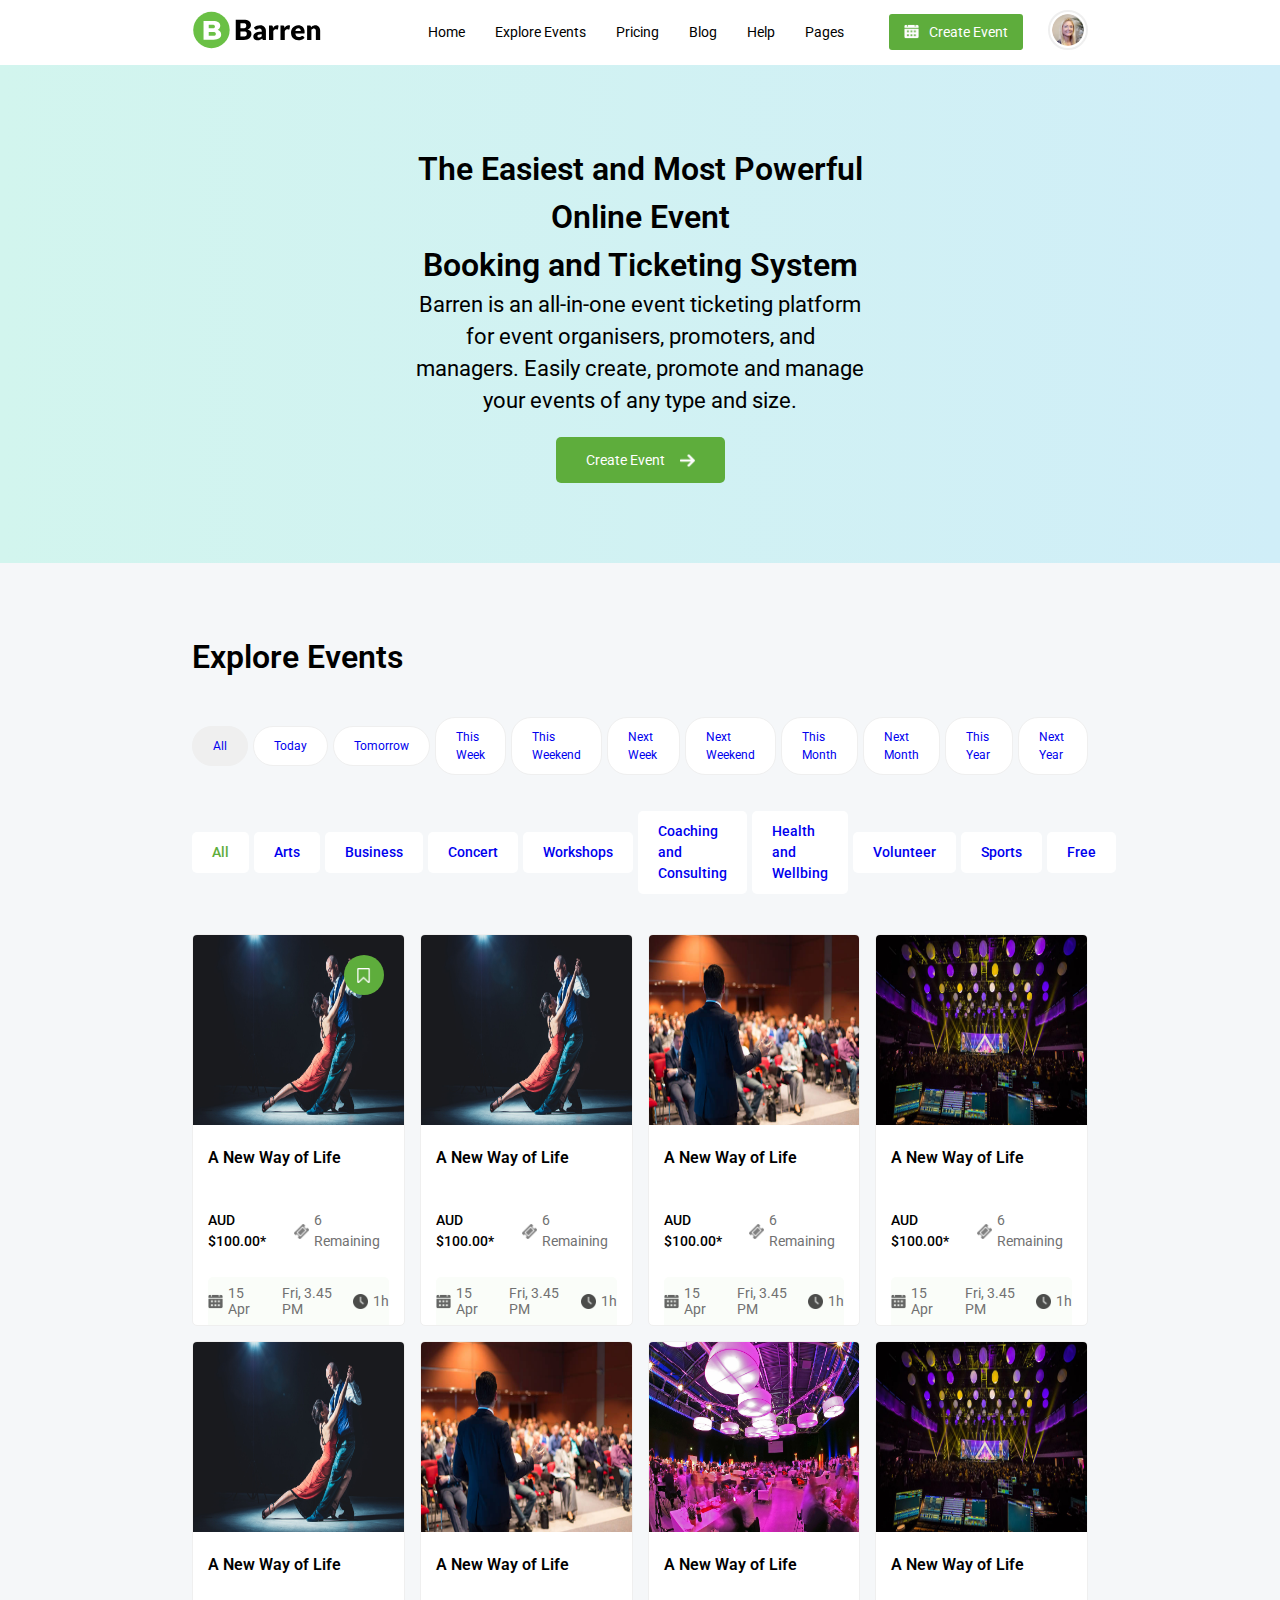
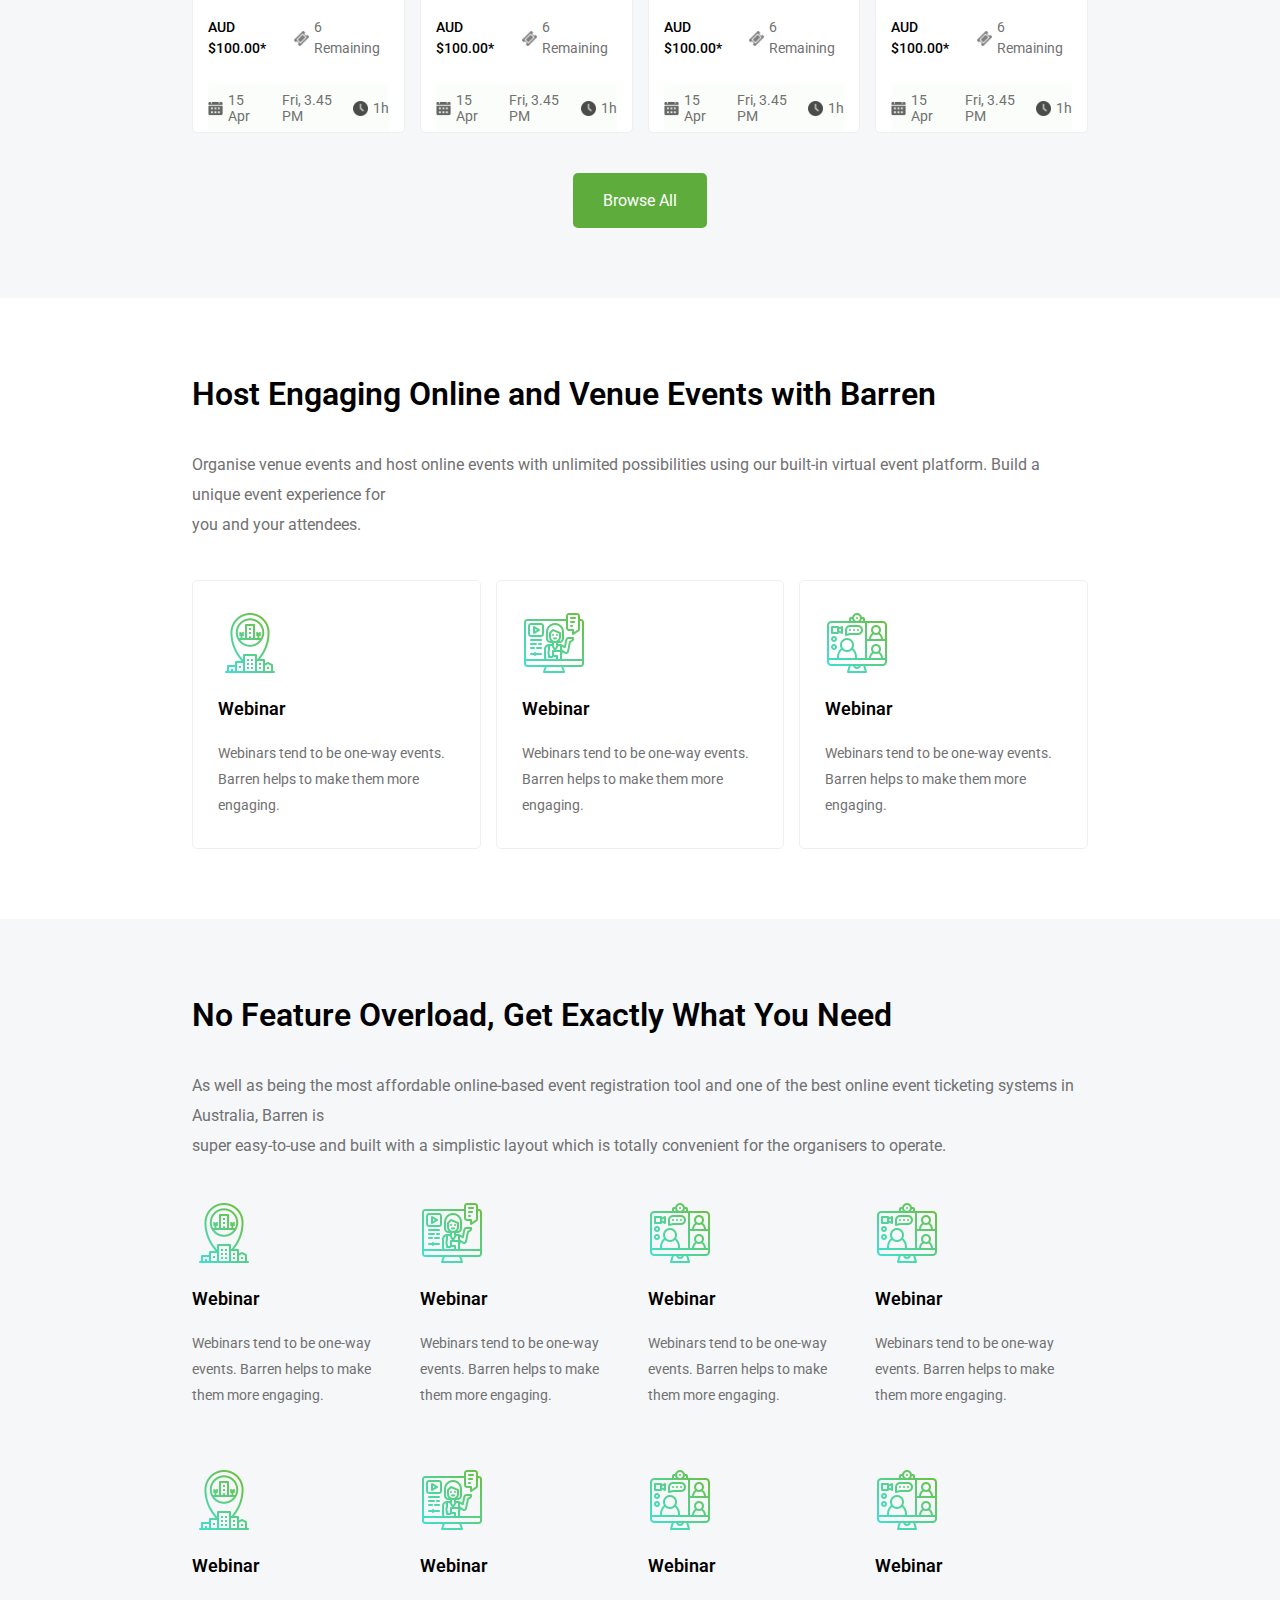
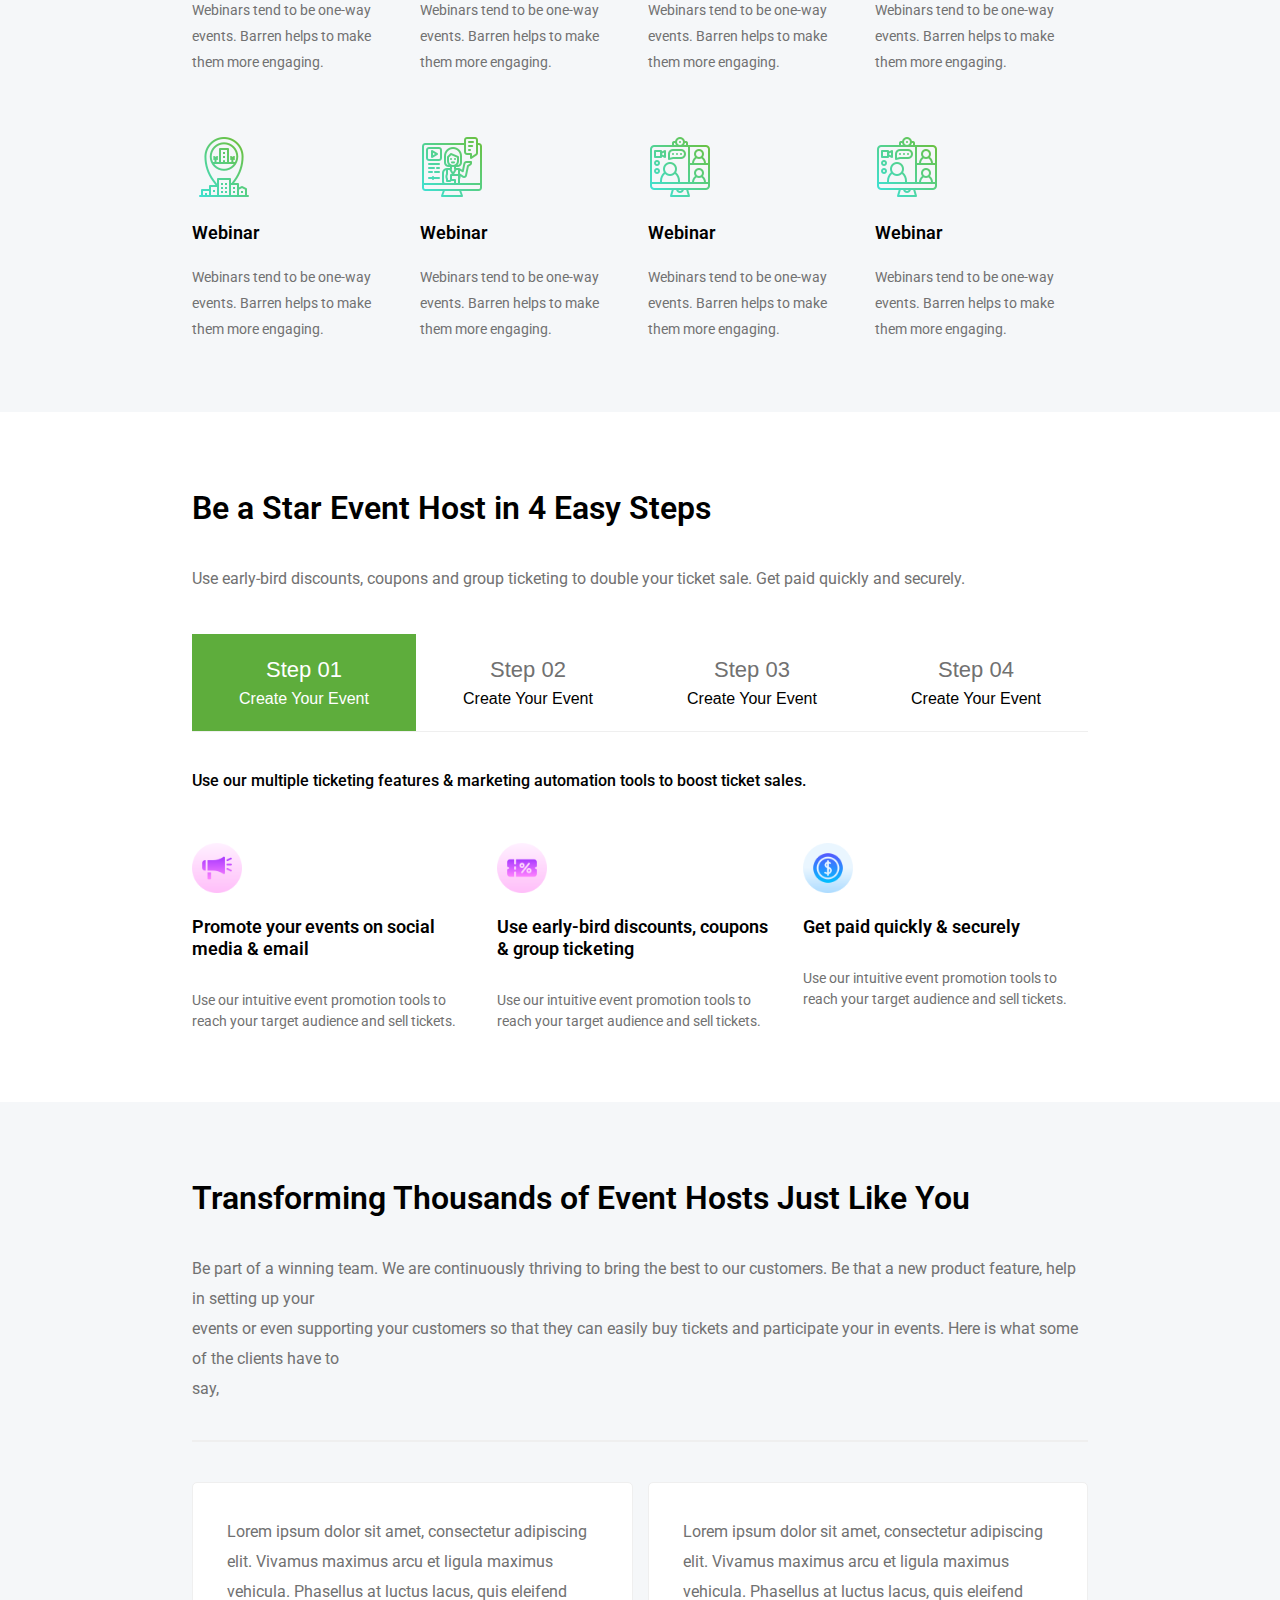
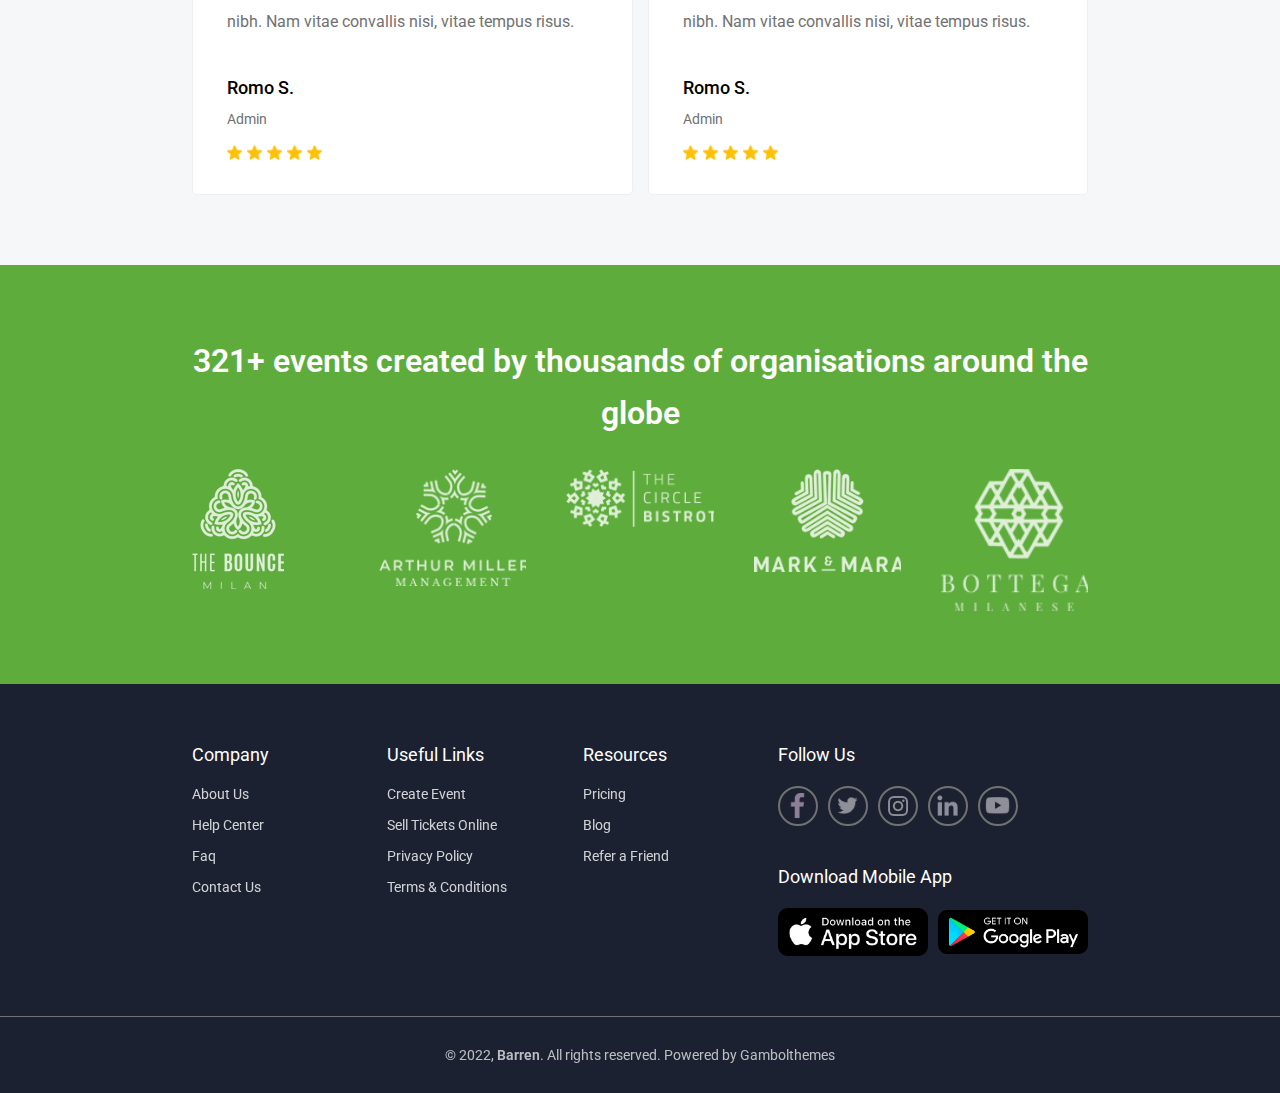
<file: index.html>
<!DOCTYPE html>
<html lang="en">
  <head>
    <meta charset="UTF-8" />
    <meta http-equiv="X-UA-Compatible" content="IE=edge" />
    <meta name="viewport" content="width=device-width, initial-scale=1.0" />
    <title>Barren - Simple Online Event Ticketing System</title>
    <link rel="stylesheet" href="css/veriable.css" />
    <link rel="stylesheet" href="css/utilities.css" />
    <link rel="stylesheet" href="css/style.css" />
  </head>
  <body>
    <!-- navigation area start -->
    <nav
      class="navigation-area py-10 bg-white fixed left-0 right-0 top-0 z-index-10"
    >
      <div class="container">
        <div class="flex items-center justify-between gap-20">
          <div>
            <a href="/"><img class="h-40" src="/img/logo.svg" alt="logo" /></a>
          </div>
          <div class="flex items-center gap-25">
            <ul class="flex items-center gap-30">
              <li>
                <a class="text-dark transition" href="#">Home</a>
              </li>
              <li>
                <a class="text-dark transition" href="#">Explore Events</a>
              </li>
              <li>
                <a class="text-dark transition" href="#">Pricing</a>
              </li>
              <li>
                <a class="text-dark transition" href="#">Blog</a>
              </li>
              <li>
                <a class="text-dark transition" href="#">Help</a>
              </li>
              <li>
                <a class="text-dark transition" href="#">Pages</a>
              </li>
            </ul>
            <a
              href="#"
              class="flex items-center gap-10 create-event block py-10 px-15 rounded-xs text-white bg-primary ml-20 transition bg-primary-hover"
            >
              <img
                class="w-15 img-white"
                src="/img/icons/event.png"
                alt="event"
              />
              <span>Create Event</span>
            </a>
            <div>
              <img
                class="w-40 h-40 cursor-pointer border-2 p-2 rounded-full"
                src="/img/users/user-1.png"
                alt="user"
              />
            </div>
          </div>
        </div>
      </div>
    </nav>
    <!-- navigation area end -->

    <!-- header area start -->
    <header class="header-area py-80 text-center">
      <div class="container">
        <div class="header-content">
          <h2 class="text-3xl">
            The Easiest and Most Powerful Online Event <br />Booking and
            Ticketing System
          </h2>
          <p class="text-xl text-dark">
            Barren is an all-in-one event ticketing platform for event
            organisers, promoters, and managers. Easily create, promote and
            manage your events of any type and size.
          </p>
          <div class="inline-block">
            <a
              href="create.html"
              class="flex items-center bg-primary py-15 px-30 rounded-sm text-white gap-15 transition bg-primary-hover mt-20"
            >
              <span>Create Event</span>
              <img
                class="w-15 img-white"
                src="/img/icons/right-arrow.png"
                alt="arrow"
              />
            </a>
          </div>
        </div>
      </div>
    </header>
    <!-- header area end -->

    <!-- events area start -->
    <section class="events-area bg-secondary py-70">
      <div class="container">
        <h2 class="text-3xl">Explore Events</h2>

        <!-- time nav area start -->
        <div class="my-36">
          <ul class="flex items-center gap-5">
            <li
              class="border border-gray bg-gray py-10 px-20 rounded-xl bg-gray-hover cursor-pointer transition block text-xs"
            >
              <a href="#">All</a>
            </li>
            <li
              class="border border-gray bg-white py-10 px-20 rounded-xl bg-gray-hover cursor-pointer transition block text-xs"
            >
              <a href="#">Today</a>
            </li>
            <li
              class="border border-gray bg-white py-10 px-20 rounded-xl bg-gray-hover cursor-pointer transition block text-xs"
            >
              <a href="#">Tomorrow</a>
            </li>
            <li
              class="border border-gray bg-white py-10 px-20 rounded-xl bg-gray-hover cursor-pointer transition block text-xs"
            >
              <a href="#">This Week</a>
            </li>
            <li
              class="border border-gray bg-white py-10 px-20 rounded-xl bg-gray-hover cursor-pointer transition block text-xs"
            >
              <a href="#">This Weekend</a>
            </li>
            <li
              class="border border-gray bg-white py-10 px-20 rounded-xl bg-gray-hover cursor-pointer transition block text-xs"
            >
              <a href="#">Next Week</a>
            </li>
            <li
              class="border border-gray bg-white py-10 px-20 rounded-xl bg-gray-hover cursor-pointer transition block text-xs"
            >
              <a href="#">Next Weekend</a>
            </li>
            <li
              class="border border-gray bg-white py-10 px-20 rounded-xl bg-gray-hover cursor-pointer transition block text-xs"
            >
              <a href="#">This Month</a>
            </li>
            <li
              class="border border-gray bg-white py-10 px-20 rounded-xl bg-gray-hover cursor-pointer transition block text-xs"
            >
              <a href="#">Next Month</a>
            </li>
            <li
              class="border border-gray bg-white py-10 px-20 rounded-xl bg-gray-hover cursor-pointer transition block text-xs"
            >
              <a href="#">This Year</a>
            </li>
            <li
              class="border border-gray bg-white py-10 px-20 rounded-xl bg-gray-hover cursor-pointer transition block text-xs"
            >
              <a href="#">Next Year</a>
            </li>
          </ul>
        </div>
        <!-- time nav area end -->

        <!-- category area start -->
        <div>
          <ul class="flex items-center gap-5">
            <li
              class="bg-white py-10 px-20 rounded-sm font-medium cursor-pointer transition block text-sm text-primary"
            >
              <a class="text-primary" href="#">All</a>
            </li>
            <li
              class="bg-white py-10 px-20 rounded-sm font-medium cursor-pointer transition block text-sm"
            >
              <a href="#">Arts</a>
            </li>
            <li
              class="bg-white py-10 px-20 rounded-sm font-medium cursor-pointer transition block text-sm"
            >
              <a href="#">Business</a>
            </li>
            <li
              class="bg-white py-10 px-20 rounded-sm font-medium cursor-pointer transition block text-sm"
            >
              <a href="#">Concert</a>
            </li>
            <li
              class="bg-white py-10 px-20 rounded-sm font-medium cursor-pointer transition block text-sm"
            >
              <a href="#">Workshops</a>
            </li>
            <li
              class="bg-white py-10 px-20 rounded-sm font-medium cursor-pointer transition block text-sm"
            >
              <a href="#">Coaching and Consulting</a>
            </li>
            <li
              class="bg-white py-10 px-20 rounded-sm font-medium cursor-pointer transition block text-sm"
            >
              <a href="#">Health and Wellbing</a>
            </li>
            <li
              class="bg-white py-10 px-20 rounded-sm font-medium cursor-pointer transition block text-sm"
            >
              <a href="#">Volunteer</a>
            </li>
            <li
              class="bg-white py-10 px-20 rounded-sm font-medium cursor-pointer transition block text-sm"
            >
              <a href="#">Sports</a>
            </li>
            <li
              class="bg-white py-10 px-20 rounded-sm font-medium cursor-pointer transition block text-sm"
            >
              <a href="#">Free</a>
            </li>
          </ul>
        </div>
        <!-- category area end -->

        <!-- events wrapper start -->
        <div class="grid grid-cols-4 gap-15 mt-40">
          <div class="bg-white rounded-sm border border-gray overflow-hidden">
            <div class="overflow-hidden h-190 relative">
              <img
                class="w-full h-full transition-8 scale-125-hover"
                src="/img/events/big-2.jpg"
                alt="event"
              />
              <div
                class="absolute top-20 right-20 h-40 w-40 rounded-full flex items-center justify-center bg-primary cursor-pointer"
              >
                <img
                  class="w-15 img-white"
                  src="/img/icons/bookmark-white.png"
                  alt="bookmark white"
                />
              </div>
            </div>
            <div class="px-15">
              <h3 class="text-base font-semibold mt-20 mb-40">
                <a href="#" class="text-dark">A New Way of Life</a>
              </h3>
              <div class="flex items-center justify-between mb-25">
                <h4 class="font-medium text-sm">AUD $100.00*</h4>
                <div class="flex items-center gap-5">
                  <img
                    class="w-15 opacity-50"
                    src="/img/icons/ticket.png"
                    alt="ticket"
                  />
                  <span class="text-sm text-body">6 Remaining</span>
                </div>
              </div>
              <div class="flex items-center justify-between py-8 event-date">
                <div class="flex items-center gap-15">
                  <div class="flex items-center gap-5">
                    <img
                      class="w-15 opacity-60"
                      src="/img/icons/event.png"
                      alt="calender"
                    />
                    <span>15 Apr</span>
                  </div>
                  <span> Fri, 3.45 PM</span>
                </div>
                <div class="flex items-center gap-5">
                  <img
                    class="w-15 opacity-70"
                    src="/img/icons/time.png"
                    alt="time"
                  />
                  <span>1h</span>
                </div>
              </div>
            </div>
          </div>

          <div class="bg-white rounded-sm border border-gray overflow-hidden">
            <div class="overflow-hidden h-190">
              <img
                class="w-full h-full transition-8 scale-125-hover"
                src="/img/events/big-2.jpg"
                alt="event"
              />
            </div>
            <div class="px-15">
              <h3 class="text-base font-semibold mt-20 mb-40">
                <a href="#" class="text-dark">A New Way of Life</a>
              </h3>
              <div class="flex items-center justify-between mb-25">
                <h4 class="font-medium text-sm">AUD $100.00*</h4>
                <div class="flex items-center gap-5">
                  <img
                    class="w-15 opacity-50"
                    src="/img/icons/ticket.png"
                    alt="ticket"
                  />
                  <span class="text-sm text-body">6 Remaining</span>
                </div>
              </div>
              <div class="flex items-center justify-between py-8 event-date">
                <div class="flex items-center gap-15">
                  <div class="flex items-center gap-5">
                    <img
                      class="w-15 opacity-60"
                      src="/img/icons/event.png"
                      alt="calender"
                    />
                    <span>15 Apr</span>
                  </div>
                  <span> Fri, 3.45 PM</span>
                </div>
                <div class="flex items-center gap-5">
                  <img
                    class="w-15 opacity-70"
                    src="/img/icons/time.png"
                    alt="time"
                  />
                  <span>1h</span>
                </div>
              </div>
            </div>
          </div>
          <div class="bg-white rounded-sm border border-gray overflow-hidden">
            <div class="overflow-hidden h-190">
              <img
                class="w-full h-full transition-8 scale-125-hover"
                src="/img/events/big-3.jpg"
                alt="event"
              />
            </div>
            <div class="px-15">
              <h3 class="text-base font-semibold mt-20 mb-40">
                <a href="#" class="text-dark">A New Way of Life</a>
              </h3>
              <div class="flex items-center justify-between mb-25">
                <h4 class="font-medium text-sm">AUD $100.00*</h4>
                <div class="flex items-center gap-5">
                  <img
                    class="w-15 opacity-50"
                    src="/img/icons/ticket.png"
                    alt="ticket"
                  />
                  <span class="text-sm text-body">6 Remaining</span>
                </div>
              </div>
              <div class="flex items-center justify-between py-8 event-date">
                <div class="flex items-center gap-15">
                  <div class="flex items-center gap-5">
                    <img
                      class="w-15 opacity-60"
                      src="/img/icons/event.png"
                      alt="calender"
                    />
                    <span>15 Apr</span>
                  </div>
                  <span> Fri, 3.45 PM</span>
                </div>
                <div class="flex items-center gap-5">
                  <img
                    class="w-15 opacity-70"
                    src="/img/icons/time.png"
                    alt="time"
                  />
                  <span>1h</span>
                </div>
              </div>
            </div>
          </div>
          <div class="bg-white rounded-sm border border-gray overflow-hidden">
            <div class="overflow-hidden h-190">
              <img
                class="w-full h-full transition-8 scale-125-hover"
                src="/img/events/big-5.jpg"
                alt="event"
              />
            </div>
            <div class="px-15">
              <h3 class="text-base font-semibold mt-20 mb-40">
                <a href="#" class="text-dark">A New Way of Life</a>
              </h3>
              <div class="flex items-center justify-between mb-25">
                <h4 class="font-medium text-sm">AUD $100.00*</h4>
                <div class="flex items-center gap-5">
                  <img
                    class="w-15 opacity-50"
                    src="/img/icons/ticket.png"
                    alt="ticket"
                  />
                  <span class="text-sm text-body">6 Remaining</span>
                </div>
              </div>
              <div class="flex items-center justify-between py-8 event-date">
                <div class="flex items-center gap-15">
                  <div class="flex items-center gap-5">
                    <img
                      class="w-15 opacity-60"
                      src="/img/icons/event.png"
                      alt="calender"
                    />
                    <span>15 Apr</span>
                  </div>
                  <span> Fri, 3.45 PM</span>
                </div>
                <div class="flex items-center gap-5">
                  <img
                    class="w-15 opacity-70"
                    src="/img/icons/time.png"
                    alt="time"
                  />
                  <span>1h</span>
                </div>
              </div>
            </div>
          </div>
          <div class="bg-white rounded-sm border border-gray overflow-hidden">
            <div class="overflow-hidden h-190">
              <img
                class="w-full h-full transition-8 scale-125-hover"
                src="/img/events/big-2.jpg"
                alt="event"
              />
            </div>
            <div class="px-15">
              <h3 class="text-base font-semibold mt-20 mb-40">
                <a href="#" class="text-dark">A New Way of Life</a>
              </h3>
              <div class="flex items-center justify-between mb-25">
                <h4 class="font-medium text-sm">AUD $100.00*</h4>
                <div class="flex items-center gap-5">
                  <img
                    class="w-15 opacity-50"
                    src="/img/icons/ticket.png"
                    alt="ticket"
                  />
                  <span class="text-sm text-body">6 Remaining</span>
                </div>
              </div>
              <div class="flex items-center justify-between py-8 event-date">
                <div class="flex items-center gap-15">
                  <div class="flex items-center gap-5">
                    <img
                      class="w-15 opacity-60"
                      src="/img/icons/event.png"
                      alt="calender"
                    />
                    <span>15 Apr</span>
                  </div>
                  <span> Fri, 3.45 PM</span>
                </div>
                <div class="flex items-center gap-5">
                  <img
                    class="w-15 opacity-70"
                    src="/img/icons/time.png"
                    alt="time"
                  />
                  <span>1h</span>
                </div>
              </div>
            </div>
          </div>
          <div class="bg-white rounded-sm border border-gray overflow-hidden">
            <div class="overflow-hidden h-190">
              <img
                class="w-full h-full transition-8 scale-125-hover"
                src="/img/events/big-3.jpg"
                alt="event"
              />
            </div>
            <div class="px-15">
              <h3 class="text-base font-semibold mt-20 mb-40">
                <a href="#" class="text-dark">A New Way of Life</a>
              </h3>
              <div class="flex items-center justify-between mb-25">
                <h4 class="font-medium text-sm">AUD $100.00*</h4>
                <div class="flex items-center gap-5">
                  <img
                    class="w-15 opacity-50"
                    src="/img/icons/ticket.png"
                    alt="ticket"
                  />
                  <span class="text-sm text-body">6 Remaining</span>
                </div>
              </div>
              <div class="flex items-center justify-between py-8 event-date">
                <div class="flex items-center gap-15">
                  <div class="flex items-center gap-5">
                    <img
                      class="w-15 opacity-60"
                      src="/img/icons/event.png"
                      alt="calender"
                    />
                    <span>15 Apr</span>
                  </div>
                  <span> Fri, 3.45 PM</span>
                </div>
                <div class="flex items-center gap-5">
                  <img
                    class="w-15 opacity-70"
                    src="/img/icons/time.png"
                    alt="time"
                  />
                  <span>1h</span>
                </div>
              </div>
            </div>
          </div>
          <div class="bg-white rounded-sm border border-gray overflow-hidden">
            <div class="overflow-hidden h-190">
              <img
                class="w-full h-full transition-8 scale-125-hover"
                src="/img/events/big-4.jpg"
                alt="event"
              />
            </div>
            <div class="px-15">
              <h3 class="text-base font-semibold mt-20 mb-40">
                <a href="#" class="text-dark">A New Way of Life</a>
              </h3>
              <div class="flex items-center justify-between mb-25">
                <h4 class="font-medium text-sm">AUD $100.00*</h4>
                <div class="flex items-center gap-5">
                  <img
                    class="w-15 opacity-50"
                    src="/img/icons/ticket.png"
                    alt="ticket"
                  />
                  <span class="text-sm text-body">6 Remaining</span>
                </div>
              </div>
              <div class="flex items-center justify-between py-8 event-date">
                <div class="flex items-center gap-15">
                  <div class="flex items-center gap-5">
                    <img
                      class="w-15 opacity-60"
                      src="/img/icons/event.png"
                      alt="calender"
                    />
                    <span>15 Apr</span>
                  </div>
                  <span> Fri, 3.45 PM</span>
                </div>
                <div class="flex items-center gap-5">
                  <img
                    class="w-15 opacity-70"
                    src="/img/icons/time.png"
                    alt="time"
                  />
                  <span>1h</span>
                </div>
              </div>
            </div>
          </div>
          <div class="bg-white rounded-sm border border-gray overflow-hidden">
            <div class="overflow-hidden h-190">
              <img
                class="w-full h-full transition-8 scale-125-hover"
                src="/img/events/big-5.jpg"
                alt="event"
              />
            </div>
            <div class="px-15">
              <h3 class="text-base font-semibold mt-20 mb-40">
                <a href="#" class="text-dark">A New Way of Life</a>
              </h3>
              <div class="flex items-center justify-between mb-25">
                <h4 class="font-medium text-sm">AUD $100.00*</h4>
                <div class="flex items-center gap-5">
                  <img
                    class="w-15 opacity-50"
                    src="/img/icons/ticket.png"
                    alt="ticket"
                  />
                  <span class="text-sm text-body">6 Remaining</span>
                </div>
              </div>
              <div class="flex items-center justify-between py-8 event-date">
                <div class="flex items-center gap-15">
                  <div class="flex items-center gap-5">
                    <img
                      class="w-15 opacity-60"
                      src="/img/icons/event.png"
                      alt="calender"
                    />
                    <span>15 Apr</span>
                  </div>
                  <span> Fri, 3.45 PM</span>
                </div>
                <div class="flex items-center gap-5">
                  <img
                    class="w-15 opacity-70"
                    src="/img/icons/time.png"
                    alt="time"
                  />
                  <span>1h</span>
                </div>
              </div>
            </div>
          </div>
        </div>
        <!-- events wrapper end -->

        <div class="text-center mt-40">
          <a
            class="text-white text-base bg-primary bg-primary-hover transition py-15 inline-block px-30 rounded-sm"
            href="#"
            >Browse All</a
          >
        </div>
      </div>
    </section>
    <!-- events area end -->

    <!-- workflow area start -->
    <section class="workflow-area py-70">
      <div class="container">
        <div class="section-title">
          <h2>Host Engaging Online and Venue Events with Barren</h2>
          <p>
            Organise venue events and host online events with unlimited
            possibilities using our built-in virtual event platform. Build a
            unique event experience for <br />you and your attendees.
          </p>
        </div>

        <!-- workflow wrapper start -->
        <div class="grid grid-cols-3 gap-15 mt-40">
          <div class="px-25 py-30 border rounded-sm">
            <img src="/img/workflow/venue-events.png" alt="webiner" />
            <h4 class="text-lg mt-20 mb-20">Webinar</h4>
            <p class="text-sm leading-26">
              Webinars tend to be one-way events. Barren helps to make them more
              engaging.
            </p>
          </div>
          <div class="px-25 py-30 border rounded-sm">
            <img src="/img/workflow/online-class.png" alt="online" />
            <h4 class="text-lg mt-20 mb-20">Webinar</h4>
            <p class="text-sm leading-26">
              Webinars tend to be one-way events. Barren helps to make them more
              engaging.
            </p>
          </div>
          <div class="px-25 py-30 border rounded-sm">
            <img src="/img/workflow/talk-show.png" alt="talk show" />
            <h4 class="text-lg mt-20 mb-20">Webinar</h4>
            <p class="text-sm leading-26">
              Webinars tend to be one-way events. Barren helps to make them more
              engaging.
            </p>
          </div>
        </div>
        <!-- workflow wrapper end -->
      </div>
    </section>
    <!-- workflow area end -->

    <!-- featured area start -->
    <section class="featured-area bg-secondary py-70">
      <div class="container">
        <div class="section-title">
          <h2>No Feature Overload, Get Exactly What You Need</h2>
          <p>
            As well as being the most affordable online-based event registration
            tool and one of the best online event ticketing systems in
            Australia, Barren is <br />super easy-to-use and built with a
            simplistic layout which is totally convenient for the organisers to
            operate.
          </p>
        </div>

        <!-- workflow wrapper start -->
        <div class="grid grid-cols-4 gap-15 mt-40 gap-y-60">
          <div>
            <img src="/img/workflow/venue-events.png" alt="webiner" />
            <h4 class="text-lg mt-20 mb-20">Webinar</h4>
            <p class="text-sm leading-26">
              Webinars tend to be one-way events. Barren helps to make them more
              engaging.
            </p>
          </div>
          <div>
            <img src="/img/workflow/online-class.png" alt="online" />
            <h4 class="text-lg mt-20 mb-20">Webinar</h4>
            <p class="text-sm leading-26">
              Webinars tend to be one-way events. Barren helps to make them more
              engaging.
            </p>
          </div>
          <div>
            <img src="/img/workflow/talk-show.png" alt="talk show" />
            <h4 class="text-lg mt-20 mb-20">Webinar</h4>
            <p class="text-sm leading-26">
              Webinars tend to be one-way events. Barren helps to make them more
              engaging.
            </p>
          </div>
          <div>
            <img src="/img/workflow/talk-show.png" alt="talk show" />
            <h4 class="text-lg mt-20 mb-20">Webinar</h4>
            <p class="text-sm leading-26">
              Webinars tend to be one-way events. Barren helps to make them more
              engaging.
            </p>
          </div>
          <div>
            <img src="/img/workflow/venue-events.png" alt="webiner" />
            <h4 class="text-lg mt-20 mb-20">Webinar</h4>
            <p class="text-sm leading-26">
              Webinars tend to be one-way events. Barren helps to make them more
              engaging.
            </p>
          </div>
          <div>
            <img src="/img/workflow/online-class.png" alt="online" />
            <h4 class="text-lg mt-20 mb-20">Webinar</h4>
            <p class="text-sm leading-26">
              Webinars tend to be one-way events. Barren helps to make them more
              engaging.
            </p>
          </div>
          <div>
            <img src="/img/workflow/talk-show.png" alt="talk show" />
            <h4 class="text-lg mt-20 mb-20">Webinar</h4>
            <p class="text-sm leading-26">
              Webinars tend to be one-way events. Barren helps to make them more
              engaging.
            </p>
          </div>
          <div>
            <img src="/img/workflow/talk-show.png" alt="talk show" />
            <h4 class="text-lg mt-20 mb-20">Webinar</h4>
            <p class="text-sm leading-26">
              Webinars tend to be one-way events. Barren helps to make them more
              engaging.
            </p>
          </div>
          <div>
            <img src="/img/workflow/venue-events.png" alt="webiner" />
            <h4 class="text-lg mt-20 mb-20">Webinar</h4>
            <p class="text-sm leading-26">
              Webinars tend to be one-way events. Barren helps to make them more
              engaging.
            </p>
          </div>
          <div>
            <img src="/img/workflow/online-class.png" alt="online" />
            <h4 class="text-lg mt-20 mb-20">Webinar</h4>
            <p class="text-sm leading-26">
              Webinars tend to be one-way events. Barren helps to make them more
              engaging.
            </p>
          </div>
          <div>
            <img src="/img/workflow/talk-show.png" alt="talk show" />
            <h4 class="text-lg mt-20 mb-20">Webinar</h4>
            <p class="text-sm leading-26">
              Webinars tend to be one-way events. Barren helps to make them more
              engaging.
            </p>
          </div>
          <div>
            <img src="/img/workflow/talk-show.png" alt="talk show" />
            <h4 class="text-lg mt-20 mb-20">Webinar</h4>
            <p class="text-sm leading-26">
              Webinars tend to be one-way events. Barren helps to make them more
              engaging.
            </p>
          </div>
        </div>
        <!-- workflow wrapper end -->
      </div>
    </section>
    <!-- featured area end -->

    <!-- events steps area start -->
    <section class="events-steps-area py-70">
      <div class="container">
        <div class="section-title">
          <h2>Be a Star Event Host in 4 Easy Steps</h2>
          <p>
            Use early-bird discounts, coupons and group ticketing to double your
            ticket sale. Get paid quickly and securely.
          </p>
        </div>

        <!-- steps nav start -->
        <div class="grid grid-cols-4 mt-40">
          <div>
            <button
              class="bg-primary bg-primary-hover border-none py-20 w-full block text-xl text-white font-regular cursor-pointer border-b"
            >
              Step 01
              <span class="block text-base font-medium">Create Your Event</span>
            </button>
          </div>
          <div>
            <button
              class="bg-white border-none py-20 w-full block text-xl text-body font-regular cursor-pointer border-b transition step-button"
            >
              Step 02
              <span class="block text-base font-medium text-dark"
                >Create Your Event</span
              >
            </button>
          </div>
          <div>
            <button
              class="bg-white border-none py-20 w-full block text-xl text-body font-regular cursor-pointer border-b transition step-button"
            >
              Step 03
              <span class="block text-base font-medium text-dark"
                >Create Your Event</span
              >
            </button>
          </div>
          <div>
            <button
              class="bg-white border-none py-20 w-full block text-xl text-body font-regular cursor-pointer border-b transition step-button"
            >
              Step 04
              <span class="block text-base font-medium text-dark"
                >Create Your Event</span
              >
            </button>
          </div>
        </div>
        <!-- steps nav end -->

        <h3 class="mt-36 text-base font-medium">
          Use our multiple ticketing features & marketing automation tools to
          boost ticket sales.
        </h3>

        <!-- step details area start -->
        <div class="grid grid-cols-3 gap-20 mt-50">
          <div>
            <img
              class="w-50 mb-20"
              src="/img/events-steps/step-icon-4.png"
              alt="step icon"
            />
            <h3 class="text-lg mb-30">
              Promote your events on social media & email
            </h3>
            <p class="text-sm">
              Use our intuitive event promotion tools to reach your target
              audience and sell tickets.
            </p>
          </div>
          <div>
            <img
              class="w-50 mb-20"
              src="/img/events-steps/step-icon-5.png"
              alt="step icon"
            />
            <h3 class="text-lg mb-30">
              Use early-bird discounts, coupons & group ticketing
            </h3>
            <p class="text-sm">
              Use our intuitive event promotion tools to reach your target
              audience and sell tickets.
            </p>
          </div>
          <div>
            <img
              class="w-50 mb-20"
              src="/img/events-steps/step-icon-6.png"
              alt="step icon"
            />
            <h3 class="text-lg mb-30">Get paid quickly & securely</h3>
            <p class="text-sm">
              Use our intuitive event promotion tools to reach your target
              audience and sell tickets.
            </p>
          </div>
        </div>
        <!-- step details area end -->
      </div>
    </section>
    <!-- event steps area end -->

    <!-- review area start -->
    <section class="review-area py-70 bg-secondary">
      <div class="container">
        <div class="section-title">
          <h2>Transforming Thousands of Event Hosts Just Like You</h2>
          <p>
            Be part of a winning team. We are continuously thriving to bring the
            best to our customers. Be that a new product feature, help in
            setting up your <br />events or even supporting your customers so
            that they can easily buy tickets and participate your in events.
            Here is what some of the clients have to <br />say,
          </p>
        </div>

        <!-- reviews start -->
        <div class="grid grid-cols-2 gap-15 pt-40 mt-36 border-t-2">
          <div class="p-34 bg-white border rounded-sm">
            <p class="text-base leading-30 mb-40">
              Lorem ipsum dolor sit amet, consectetur adipiscing elit. Vivamus
              maximus arcu et ligula maximus vehicula. Phasellus at luctus
              lacus, quis eleifend nibh. Nam vitae convallis nisi, vitae tempus
              risus.
            </p>
            <div>
              <h4 class="text-lg font-medium mb-10">Romo S.</h4>
              <span class="text-sm">Admin</span>
              <div class="flex items-center gap-5 mt-15">
                <img class="w-15" src="/img/icons/star.png" alt="star" />
                <img class="w-15" src="/img/icons/star.png" alt="star" />
                <img class="w-15" src="/img/icons/star.png" alt="star" />
                <img class="w-15" src="/img/icons/star.png" alt="star" />
                <img class="w-15" src="/img/icons/star.png" alt="star" />
              </div>
            </div>
          </div>
          <div class="p-34 bg-white border rounded-sm">
            <p class="text-base leading-30 mb-40">
              Lorem ipsum dolor sit amet, consectetur adipiscing elit. Vivamus
              maximus arcu et ligula maximus vehicula. Phasellus at luctus
              lacus, quis eleifend nibh. Nam vitae convallis nisi, vitae tempus
              risus.
            </p>
            <div>
              <h4 class="text-lg font-medium mb-10">Romo S.</h4>
              <span class="text-sm">Admin</span>
              <div class="flex items-center gap-5 mt-15">
                <img class="w-15" src="/img/icons/star.png" alt="star" />
                <img class="w-15" src="/img/icons/star.png" alt="star" />
                <img class="w-15" src="/img/icons/star.png" alt="star" />
                <img class="w-15" src="/img/icons/star.png" alt="star" />
                <img class="w-15" src="/img/icons/star.png" alt="star" />
              </div>
            </div>
          </div>
        </div>
        <!-- reviews end -->
      </div>
    </section>
    <!-- review area end -->

    <!-- organisations area start -->
    <section class="organisations-area py-70 bg-primary">
      <div class="container">
        <div class="section-title text-center text-white">
          <h2 class="text-white">
            321+ events created by thousands of organisations around the globe
          </h2>
        </div>

        <div class="grid grid-cols-5 gap-40 overflow-hidden">
          <div class="overflow-hidden">
            <img
              class="opacity-80"
              src="/img/organisations/sponsor-1.png"
              alt="sponsor"
            />
          </div>
          <div class="overflow-hidden w-full">
            <img
              class="opacity-80 w-150"
              src="/img/organisations/sponsor-4.png"
              alt="sponsor"
            />
          </div>
          <div class="overflow-hidden w-full">
            <img
              class="opacity-80 w-150"
              src="/img/organisations/sponsor-5.png"
              alt="sponsor"
            />
          </div>
          <div class="overflow-hidden w-full">
            <img
              class="opacity-80 w-150"
              src="/img/organisations/sponsor-6.png"
              alt="sponsor"
            />
          </div>
          <div class="overflow-hidden w-full">
            <img
              class="opacity-80 w-150"
              src="/img/organisations/sponsor-7.png"
              alt="sponsor"
            />
          </div>
        </div>
      </div>
    </section>
    <!-- organisations area end -->

    <!-- footer area start -->
    <footer class="footer-area bg-footer text-white">
      <div class="container">
        <!-- footer top start -->
        <div class="py-60 grid grid-cols-4 gap-30">
          <div>
            <h3 class="text-white text-lg font-regular mb-20">Company</h3>
            <ul class="flex gap-15 flex-col">
              <li>
                <a class="text-white opacity-80 text-primary-hover" href="#"
                  >About Us</a
                >
              </li>
              <li>
                <a class="text-white opacity-80 text-primary-hover" href="#"
                  >Help Center</a
                >
              </li>
              <li>
                <a class="text-white opacity-80 text-primary-hover" href="#"
                  >Faq</a
                >
              </li>
              <li>
                <a class="text-white opacity-80 text-primary-hover" href="#"
                  >Contact Us</a
                >
              </li>
            </ul>
          </div>
          <div>
            <h3 class="text-white text-lg font-regular mb-20">Useful Links</h3>
            <ul class="flex gap-15 flex-col">
              <li>
                <a class="text-white opacity-80 text-primary-hover" href="#"
                  >Create Event</a
                >
              </li>
              <li>
                <a class="text-white opacity-80 text-primary-hover" href="#"
                  >Sell Tickets Online</a
                >
              </li>
              <li>
                <a class="text-white opacity-80 text-primary-hover" href="#"
                  >Privacy Policy</a
                >
              </li>
              <li>
                <a class="text-white opacity-80 text-primary-hover" href="#"
                  >Terms & Conditions</a
                >
              </li>
            </ul>
          </div>
          <div>
            <h3 class="text-white text-lg font-regular mb-20">Resources</h3>
            <ul class="flex gap-15 flex-col">
              <li>
                <a class="text-white opacity-80 text-primary-hover" href="#"
                  >Pricing</a
                >
              </li>
              <li>
                <a class="text-white opacity-80 text-primary-hover" href="#"
                  >Blog</a
                >
              </li>
              <li>
                <a class="text-white opacity-80 text-primary-hover" href="#"
                  >Refer a Friend</a
                >
              </li>
            </ul>
          </div>
          <div class="footer-info">
            <h3 class="text-white text-lg font-regular mb-20">Follow Us</h3>
            <ul class="flex items-center gap-10">
              <li
                class="h-40 w-40 rounded-full border-2 border-body flex items-center justify-center cursor-pointer"
              >
                <img
                  class="w-25 img-white opacity-50"
                  src="/img/social-icons/facebook.png"
                  alt="facebook"
                />
              </li>
              <li
                class="h-40 w-40 rounded-full border-2 border-body flex items-center justify-center cursor-pointer"
              >
                <img
                  class="w-25 img-white opacity-50"
                  src="/img/social-icons/twitter.png"
                  alt="twitter"
                />
              </li>
              <li
                class="h-40 w-40 rounded-full border-2 border-body flex items-center justify-center cursor-pointer"
              >
                <img
                  class="w-20 img-white opacity-50"
                  src="/img/social-icons/instagram.png"
                  alt="instagram"
                />
              </li>
              <li
                class="h-40 w-40 rounded-full border-2 border-body flex items-center justify-center cursor-pointer"
              >
                <img
                  class="w-25 img-white opacity-50"
                  src="/img/social-icons/linkedin.png"
                  alt="linkedin"
                />
              </li>
              <li
                class="h-40 w-40 rounded-full border-2 border-body flex items-center justify-center cursor-pointer"
              >
                <img
                  class="w-25 img-white opacity-50"
                  src="/img/social-icons/youtube.png"
                  alt="youtube"
                />
              </li>
            </ul>

            <div class="mt-40">
              <h3 class="text-white text-lg font-regular mb-20">
                Download Mobile App
              </h3>
              <div class="flex items-center gap-10">
                <img
                  class="w-150 cursor-pointer"
                  src="/img/footer/app-store.png"
                  alt="app store"
                />
                <img
                  class="w-150 cursor-pointer"
                  src="/img/footer/google-play.png"
                  alt="google play"
                />
              </div>
            </div>
          </div>
        </div>
        <!-- footer top end -->
      </div>

      <!-- footer bottom start -->
      <div class="text-center py-30 border-t border-body">
        <p class="opacity-70">
          © 2022, <span class="font-semibold">Barren</span>. All rights
          reserved. Powered by Gambolthemes
        </p>
      </div>
      <!-- footer bottom end -->
    </footer>
    <!-- footer area end -->
  </body>
</html>
</file>
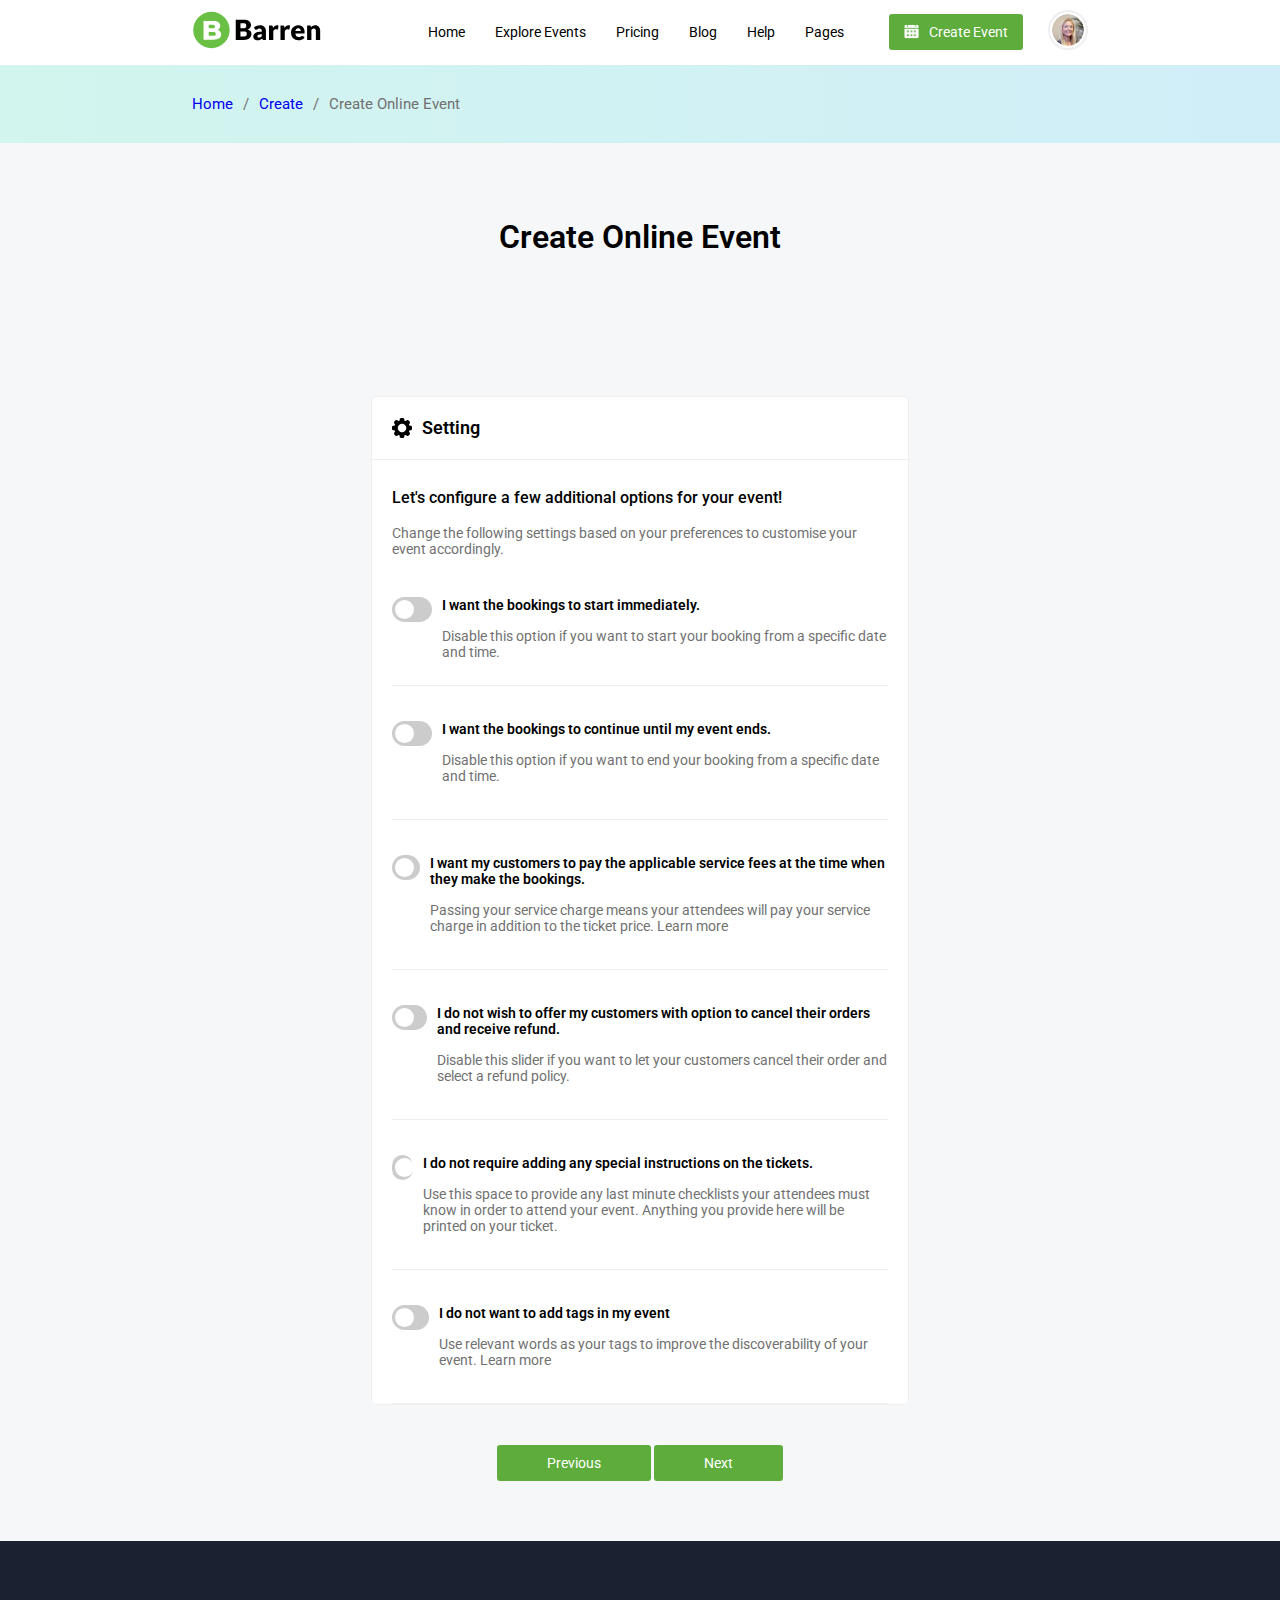
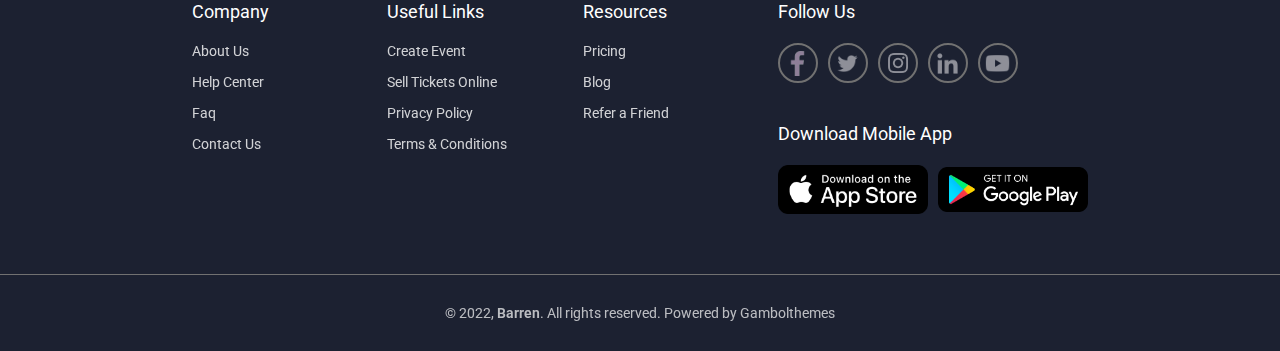
<file: create-online-event.html>
<!DOCTYPE html>
<html lang="en">
  <head>
    <meta charset="UTF-8" />
    <meta http-equiv="X-UA-Compatible" content="IE=edge" />
    <meta name="viewport" content="width=device-width, initial-scale=1.0" />
    <title>Barren - Simple Online Event Ticketing System</title>
    <link rel="stylesheet" href="css/veriable.css" />
    <link rel="stylesheet" href="css/utilities.css" />
    <link rel="stylesheet" href="css/style.css" />
  </head>
  <body>
    <!-- navigation area start -->
    <nav
      class="navigation-area py-10 bg-white fixed left-0 right-0 top-0 z-index-10"
    >
      <div class="container">
        <div class="flex items-center justify-between gap-20">
          <div>
            <a href="/"><img class="h-40" src="/img/logo.svg" alt="logo" /></a>
          </div>
          <div class="flex items-center gap-25">
            <ul class="flex items-center gap-30">
              <li>
                <a class="text-dark transition" href="#">Home</a>
              </li>
              <li>
                <a class="text-dark transition" href="#">Explore Events</a>
              </li>
              <li>
                <a class="text-dark transition" href="#">Pricing</a>
              </li>
              <li>
                <a class="text-dark transition" href="#">Blog</a>
              </li>
              <li>
                <a class="text-dark transition" href="#">Help</a>
              </li>
              <li>
                <a class="text-dark transition" href="#">Pages</a>
              </li>
            </ul>
            <a
              href="#"
              class="flex items-center gap-10 create-event block py-10 px-15 rounded-xs text-white bg-primary ml-20 transition bg-primary-hover"
            >
              <img
                class="w-15 img-white"
                src="/img/icons/event.png"
                alt="event"
              />
              <span>Create Event</span>
            </a>
            <div>
              <img
                class="w-40 h-40 cursor-pointer border-2 p-2 rounded-full"
                src="/img/users/user-1.png"
                alt="user"
              />
            </div>
          </div>
        </div>
      </div>
    </nav>
    <!-- navigation area end -->

    <!-- breadcrumb area start -->
    <header class="breadcrumb-area py-30">
      <div class="container">
        <ul class="flex items-center gap-10 text-regular">
          <li>
            <a href="index.html">Home</a>
          </li>
          <li>/</li>
          <li>
            <a href="create.html">Create</a>
          </li>
          <li>/</li>
          <li>Create Online Event</li>
        </ul>
      </div>
    </header>
    <!-- breadcrumb area end -->

    <!-- create event area start -->
    <section class="create-event py-60 bg-secondary">
      <div class="container">
        <h2 class="text-center text-3xl mt-10 mb-35">Create Online Event</h2>
      </div>
    </section>
    <!-- create event area end -->

    <!-- event form start -->
    <section class="event-form bg-secondary pt-40 pb-60">
      <div class="container">
        <!-- details area start -->
        <div class="hidden">
          <div class="w-60-p mx-auto bg-white rounded-sm border">
            <div class="flex items-center gap-10 p-20 border-b">
              <img class="w-20" src="/img/icons/info.png" alt="info" />
              <h3 class="text-lg">Details</h3>
            </div>

            <div class="py-25 mx-20 border-b">
              <h4 class="font-medium text-base mb-15">
                Give your event a name.*
              </h4>
              <p class="mb-15">
                See how your name appears on the event page and a list of all
                places where your event name will be used. Learn more
              </p>
              <input
                class="block w-full py-15 px-10 bg-secondary border text-body outline-none"
                type="text"
                placeholder="Enter event name here"
              />
            </div>

            <div class="py-25 mx-20 border-b">
              <h4 class="font-medium text-base mb-15">
                Choose a category for your event.*
              </h4>
              <p class="mb-15">
                Choosing relevant categories helps to improve the
                discoverability of your event. Learn more
              </p>
              <select
                class="block w-full py-15 px-10 bg-secondary border text-body outline-none"
                type="text"
              >
                <option>Select category</option>
                <option>Arts</option>
                <option>Business</option>
                <option>Coaching and Consulting</option>
                <option>Community and Culture</option>
              </select>
            </div>

            <div class="py-25 mx-20 border-b">
              <h4 class="font-medium text-base mb-15">When is your event?*</h4>
              <p class="mb-35">
                Tell your attendees when your event starts so they can get ready
                to attend.
              </p>
              <div class="flex items-center gap-5">
                <div class="w-50-p">
                  <label class="font-medium text-regular block text-dark mb-10"
                    >Event Date.*</label
                  >
                  <input
                    class="block w-full py-15 px-10 bg-secondary border text-body outline-none"
                    type="date"
                  />
                </div>
                <div class="flex items-center gap-5 w-50-p">
                  <div>
                    <label
                      class="font-medium text-regular block text-dark mb-10"
                      >Time</label
                    >
                    <select
                      class="block w-full py-15 px-10 bg-secondary border text-body outline-none"
                      type="text"
                    >
                      <option>Select category</option>
                      <option>Arts</option>
                      <option>Business</option>
                      <option>Coaching and Consulting</option>
                      <option>Community and Culture</option>
                    </select>
                  </div>

                  <div>
                    <label
                      class="font-medium text-regular block text-dark mb-10"
                      >Duration</label
                    >
                    <select
                      class="block w-full py-15 px-10 bg-secondary border text-body outline-none"
                      type="text"
                    >
                      <option>Select category</option>
                      <option>Arts</option>
                      <option>Business</option>
                      <option>Coaching and Consulting</option>
                      <option>Community and Culture</option>
                    </select>
                  </div>
                </div>
              </div>
            </div>

            <div class="py-25 mx-20 border-b">
              <h4 class="font-medium text-base mb-15">
                Add a few images to your event banner.
              </h4>
              <p class="mb-15">
                Upload colorful and vibrant images as the banner for your event!
                See how beautiful images help your event details page. Learn
                more
              </p>
              <div class="overflow-hidden relative">
                <img
                  height="220"
                  class="w-full border-2 border-dashed"
                  src="/img/custom-img.jpg"
                  alt="custom image"
                />
                <div class="absolute top-15 right-15">
                  <label
                    class="block py-15 px-25 bg-white text-dark font-medium cursor-pointer bg-primary-hover text-white-hover transition rounded-xs"
                    for="image"
                    >Change Image</label
                  >
                  <input class="hidden" id="image" type="file" />
                </div>
              </div>
            </div>

            <div class="py-25 mx-20 border-b">
              <h4 class="font-medium text-base mb-15">
                Please describe your event.
              </h4>
              <p class="mb-15">
                Write a few words below to describe your event and provide any
                extra information such as schedules, itinerary or any special
                instructions required to attend your event.
              </p>
              <textarea
                class="block w-full py-15 px-10 rounded-xs border text-body outline-none"
                rows="10"
              ></textarea>
            </div>

            <div class="py-25 mx-20">
              <h4 class="font-medium text-base mb-15">
                What type of online event are you hosting?*
              </h4>
              <p class="mb-30">
                Choosing the type of your event helps us to create a more
                tailored experience for you. Learn more
              </p>

              <div class="flex gap-10">
                <div class="relative w-full">
                  <img
                    class="w-full rounded-xs"
                    src="/img/create-online-event/standard-webinar.png"
                    alt="webinar"
                  />
                  <h3 class="text-regular font-medium mt-10 text-center">
                    Standard Webinar
                  </h3>
                  <input
                    name="choose"
                    class="absolute top-10 left-10"
                    type="radio"
                  />
                </div>
                <div class="relative w-full">
                  <img
                    class="w-full rounded-xs"
                    src="/img/create-online-event/health-and-welbeing.png"
                    alt="webinar"
                  />
                  <h3 class="text-regular font-medium mt-10 text-center">
                    Training and Workshop
                  </h3>
                  <input
                    name="choose"
                    class="absolute top-10 left-10"
                    type="radio"
                  />
                </div>
                <div class="relative w-full">
                  <img
                    class="w-full rounded-xs"
                    src="/img/create-online-event/e-learning.png"
                    alt="webinar"
                  />
                  <h3 class="text-regular font-medium mt-10 text-center">
                    Online Classes
                  </h3>
                  <input
                    name="choose"
                    class="absolute top-10 left-10"
                    type="radio"
                  />
                </div>
                <div class="relative w-full">
                  <img
                    class="w-full rounded-xs"
                    src="/img/create-online-event/talk-show-1.png"
                    alt="webinar"
                  />
                  <h3 class="text-regular font-medium mt-10 text-center">
                    Talk Show
                  </h3>
                  <input
                    name="choose"
                    class="absolute top-10 left-10"
                    type="radio"
                  />
                </div>
              </div>
            </div>
          </div>

          <div class="text-center mt-40">
            <div class="inline-block">
              <a
                href="#"
                class="flex items-center gap-10 create-event py-10 px-50 rounded-xs text-white bg-primary transition bg-primary-hover"
              >
                <span>Next</span>
              </a>
            </div>
          </div>
        </div>
        <!-- details area end -->

        <!-- tickets area start -->
        <div class="hidden">
          <div class="w-60-p mx-auto bg-white rounded-sm border">
            <div class="flex items-center gap-10 p-20 border-b">
              <img class="w-20" src="/img/icons/ticket.png" alt="ticket" />
              <h3 class="text-lg">Tickets</h3>
            </div>

            <div class="py-25 mx-20 border-b">
              <h4 class="font-medium text-base mb-15">Let's create tickets!</h4>
              <p class="mb-15">
                Add the ticket price and the number of your attendees. For free
                events, keep the price at $0.
              </p>
              <div class="flex items-center gap-10">
                <div class="w-50-p">
                  <label class="font-medium text-regular block text-dark mb-10"
                    >Price*</label
                  >
                  <input
                    class="block w-full py-15 px-10 bg-secondary border text-body outline-none"
                    type="text"
                    placeholder="Enter event name here"
                    value="10.00"
                  />
                </div>
                <div class="w-50-p">
                  <label class="font-medium text-regular block text-dark mb-10"
                    >Total number of tickets available*</label
                  >
                  <input
                    class="block w-full py-15 px-10 bg-secondary border text-body outline-none"
                    type="number"
                    placeholder="Enter event name here"
                    value="5"
                  />
                </div>
              </div>

              <div class="flex items-center gap-10 mt-25">
                <!-- Toggle Button Style 1 -->
                <label class="toggler-wrapper style-1">
                  <input type="checkbox" />
                  <div class="toggler-slider">
                    <div class="toggler-knob"></div>
                  </div>
                </label>
                <h4>Tickets are free</h4>
                <!-- End Toggle Button Style 1 -->
              </div>
            </div>

            <div class="py-25 mx-20 border-b">
              <div class="flex gap-10">
                <!-- Toggle Button Style 1 -->
                <label class="toggler-wrapper style-1">
                  <input type="checkbox" />
                  <div class="toggler-slider">
                    <div class="toggler-knob"></div>
                  </div>
                </label>
                <div>
                  <h4 class="mb-15">Tickets are free</h4>
                  <p>
                    Enabling this discount lets your attendees get all the
                    regular tickets features at a discounted price. Learn more
                  </p>
                </div>
                <!-- End Toggle Button Style 1 -->
              </div>

              <div class="flex items-center gap-10 mt-40">
                <div class="w-50-p">
                  <label class="font-medium text-regular block text-dark mb-10"
                    >Discount*</label
                  >
                  <input
                    class="block w-full py-15 px-10 bg-secondary border text-body outline-none"
                    type="text"
                    placeholder="Enter event name here"
                    value="10.00"
                  />
                </div>
                <div class="w-50-p">
                  <label class="font-medium text-regular block text-dark mb-10"
                    >Price*</label
                  >
                  <select
                    class="block w-full py-15 px-10 bg-secondary border text-body outline-none"
                  >
                    <option>Percent(%)</option>
                    <option>Fixed($)</option>
                  </select>
                </div>
                <div class="w-50-p">
                  <label class="font-medium text-regular block text-dark mb-10"
                    >Discount ends on*</label
                  >
                  <input
                    class="block w-full py-15 px-10 bg-secondary border text-body outline-none"
                    type="date"
                    placeholder="Enter event name here"
                  />
                </div>
                <div class="w-50-p">
                  <label class="font-medium text-regular block text-dark mb-10"
                    >Time</label
                  >
                  <input
                    class="block w-full py-15 px-10 bg-secondary border text-body outline-none"
                    type="text"
                    placeholder="Enter event name here"
                    value="12:00 PM"
                  />
                </div>
              </div>
            </div>
          </div>

          <div class="text-center mt-40">
            <div class="inline-block">
              <a
                href="#"
                class="flex items-center gap-10 create-event py-10 px-50 rounded-xs text-white bg-primary transition bg-primary-hover"
              >
                <span>Previous</span>
              </a>
            </div>
            <div class="inline-block">
              <a
                href="#"
                class="flex items-center gap-10 create-event py-10 px-50 rounded-xs text-white bg-primary transition bg-primary-hover"
              >
                <span>Next</span>
              </a>
            </div>
          </div>
        </div>
        <!-- tickets area end -->

        <!-- settings area start -->
        <div class="">
          <div class="w-60-p mx-auto bg-white rounded-sm border">
            <div class="flex items-center gap-10 p-20 border-b">
              <img class="w-20" src="/img/icons/settings.png" alt="settings" />
              <h3 class="text-lg">Setting</h3>
            </div>

            <div class="py-25 mx-20 border-b">
              <h4 class="font-medium text-base mb-15">
                Let's configure a few additional options for your event!
              </h4>
              <p class="mb-15">
                Change the following settings based on your preferences to
                customise your event accordingly.
              </p>

              <div class="flex gap-10 mt-40">
                <!-- Toggle Button Style 1 -->
                <label class="toggler-wrapper style-1">
                  <input type="checkbox" />
                  <div class="toggler-slider">
                    <div class="toggler-knob"></div>
                  </div>
                </label>
                <div>
                  <h4 class="mb-15">
                    I want the bookings to start immediately.
                  </h4>
                  <p>
                    Disable this option if you want to start your booking from a
                    specific date and time.
                  </p>
                </div>
                <!-- End Toggle Button Style 1 -->
              </div>
            </div>

            <div class="py-35 mx-20 border-b">
              <div class="flex gap-10">
                <!-- Toggle Button Style 1 -->
                <label class="toggler-wrapper style-1">
                  <input type="checkbox" />
                  <div class="toggler-slider">
                    <div class="toggler-knob"></div>
                  </div>
                </label>
                <div>
                  <h4 class="mb-15">
                    I want the bookings to continue until my event ends.
                  </h4>
                  <p>
                    Disable this option if you want to end your booking from a
                    specific date and time.
                  </p>
                </div>
                <!-- End Toggle Button Style 1 -->
              </div>
            </div>

            <div class="py-35 mx-20 border-b">
              <div class="flex gap-10">
                <!-- Toggle Button Style 1 -->
                <label class="toggler-wrapper style-1">
                  <input type="checkbox" />
                  <div class="toggler-slider">
                    <div class="toggler-knob"></div>
                  </div>
                </label>
                <div>
                  <h4 class="mb-15">
                    I want my customers to pay the applicable service fees at
                    the time when they make the bookings.
                  </h4>
                  <p>
                    Passing your service charge means your attendees will pay
                    your service charge in addition to the ticket price. Learn
                    more
                  </p>
                </div>
                <!-- End Toggle Button Style 1 -->
              </div>
            </div>

            <div class="py-35 mx-20 border-b">
              <div class="flex gap-10">
                <!-- Toggle Button Style 1 -->
                <label class="toggler-wrapper style-1">
                  <input type="checkbox" />
                  <div class="toggler-slider">
                    <div class="toggler-knob"></div>
                  </div>
                </label>
                <div>
                  <h4 class="mb-15">
                    I do not wish to offer my customers with option to cancel
                    their orders and receive refund.
                  </h4>
                  <p>
                    Disable this slider if you want to let your customers cancel
                    their order and select a refund policy.
                  </p>
                </div>
                <!-- End Toggle Button Style 1 -->
              </div>
            </div>

            <div class="py-35 mx-20 border-b">
              <div class="flex gap-10">
                <!-- Toggle Button Style 1 -->
                <label class="toggler-wrapper style-1">
                  <input type="checkbox" />
                  <div class="toggler-slider">
                    <div class="toggler-knob"></div>
                  </div>
                </label>
                <div>
                  <h4 class="mb-15">
                    I do not require adding any special instructions on the
                    tickets.
                  </h4>
                  <p>
                    Use this space to provide any last minute checklists your
                    attendees must know in order to attend your event. Anything
                    you provide here will be printed on your ticket.
                  </p>
                </div>
                <!-- End Toggle Button Style 1 -->
              </div>
            </div>

            <div class="py-35 mx-20 border-b">
              <div class="flex gap-10">
                <!-- Toggle Button Style 1 -->
                <label class="toggler-wrapper style-1">
                  <input type="checkbox" />
                  <div class="toggler-slider">
                    <div class="toggler-knob"></div>
                  </div>
                </label>
                <div>
                  <h4 class="mb-15">I do not want to add tags in my event</h4>
                  <p>
                    Use relevant words as your tags to improve the
                    discoverability of your event. Learn more
                  </p>
                </div>
                <!-- End Toggle Button Style 1 -->
              </div>
            </div>
          </div>

          <div class="text-center mt-40">
            <div class="inline-block">
              <a
                href="#"
                class="flex items-center gap-10 create-event py-10 px-50 rounded-xs text-white bg-primary transition bg-primary-hover"
              >
                <span>Previous</span>
              </a>
            </div>
            <div class="inline-block">
              <a
                href="#"
                class="flex items-center gap-10 create-event py-10 px-50 rounded-xs text-white bg-primary transition bg-primary-hover"
              >
                <span>Next</span>
              </a>
            </div>
          </div>
        </div>
        <!-- settings area end -->
      </div>
    </section>
    <!--  event form end -->

    <!-- footer area start -->
    <footer class="footer-area bg-footer text-white">
      <div class="container">
        <!-- footer top start -->
        <div class="py-60 grid grid-cols-4 gap-30">
          <div>
            <h3 class="text-white text-lg font-regular mb-20">Company</h3>
            <ul class="flex gap-15 flex-col">
              <li>
                <a class="text-white opacity-80 text-primary-hover" href="#"
                  >About Us</a
                >
              </li>
              <li>
                <a class="text-white opacity-80 text-primary-hover" href="#"
                  >Help Center</a
                >
              </li>
              <li>
                <a class="text-white opacity-80 text-primary-hover" href="#"
                  >Faq</a
                >
              </li>
              <li>
                <a class="text-white opacity-80 text-primary-hover" href="#"
                  >Contact Us</a
                >
              </li>
            </ul>
          </div>
          <div>
            <h3 class="text-white text-lg font-regular mb-20">Useful Links</h3>
            <ul class="flex gap-15 flex-col">
              <li>
                <a class="text-white opacity-80 text-primary-hover" href="#"
                  >Create Event</a
                >
              </li>
              <li>
                <a class="text-white opacity-80 text-primary-hover" href="#"
                  >Sell Tickets Online</a
                >
              </li>
              <li>
                <a class="text-white opacity-80 text-primary-hover" href="#"
                  >Privacy Policy</a
                >
              </li>
              <li>
                <a class="text-white opacity-80 text-primary-hover" href="#"
                  >Terms & Conditions</a
                >
              </li>
            </ul>
          </div>
          <div>
            <h3 class="text-white text-lg font-regular mb-20">Resources</h3>
            <ul class="flex gap-15 flex-col">
              <li>
                <a class="text-white opacity-80 text-primary-hover" href="#"
                  >Pricing</a
                >
              </li>
              <li>
                <a class="text-white opacity-80 text-primary-hover" href="#"
                  >Blog</a
                >
              </li>
              <li>
                <a class="text-white opacity-80 text-primary-hover" href="#"
                  >Refer a Friend</a
                >
              </li>
            </ul>
          </div>
          <div class="footer-info">
            <h3 class="text-white text-lg font-regular mb-20">Follow Us</h3>
            <ul class="flex items-center gap-10">
              <li
                class="h-40 w-40 rounded-full border-2 border-body flex items-center justify-center cursor-pointer"
              >
                <img
                  class="w-25 img-white opacity-50"
                  src="/img/social-icons/facebook.png"
                  alt="facebook"
                />
              </li>
              <li
                class="h-40 w-40 rounded-full border-2 border-body flex items-center justify-center cursor-pointer"
              >
                <img
                  class="w-25 img-white opacity-50"
                  src="/img/social-icons/twitter.png"
                  alt="twitter"
                />
              </li>
              <li
                class="h-40 w-40 rounded-full border-2 border-body flex items-center justify-center cursor-pointer"
              >
                <img
                  class="w-20 img-white opacity-50"
                  src="/img/social-icons/instagram.png"
                  alt="instagram"
                />
              </li>
              <li
                class="h-40 w-40 rounded-full border-2 border-body flex items-center justify-center cursor-pointer"
              >
                <img
                  class="w-25 img-white opacity-50"
                  src="/img/social-icons/linkedin.png"
                  alt="linkedin"
                />
              </li>
              <li
                class="h-40 w-40 rounded-full border-2 border-body flex items-center justify-center cursor-pointer"
              >
                <img
                  class="w-25 img-white opacity-50"
                  src="/img/social-icons/youtube.png"
                  alt="youtube"
                />
              </li>
            </ul>

            <div class="mt-40">
              <h3 class="text-white text-lg font-regular mb-20">
                Download Mobile App
              </h3>
              <div class="flex items-center gap-10">
                <img
                  class="w-150 cursor-pointer"
                  src="/img/footer/app-store.png"
                  alt="app store"
                />
                <img
                  class="w-150 cursor-pointer"
                  src="/img/footer/google-play.png"
                  alt="google play"
                />
              </div>
            </div>
          </div>
        </div>
        <!-- footer top end -->
      </div>

      <!-- footer bottom start -->
      <div class="text-center py-30 border-t border-body">
        <p class="opacity-70">
          © 2022, <span class="font-semibold">Barren</span>. All rights
          reserved. Powered by Gambolthemes
        </p>
      </div>
      <!-- footer bottom end -->
    </footer>
    <!-- footer area end -->
  </body>
</html>
</file>
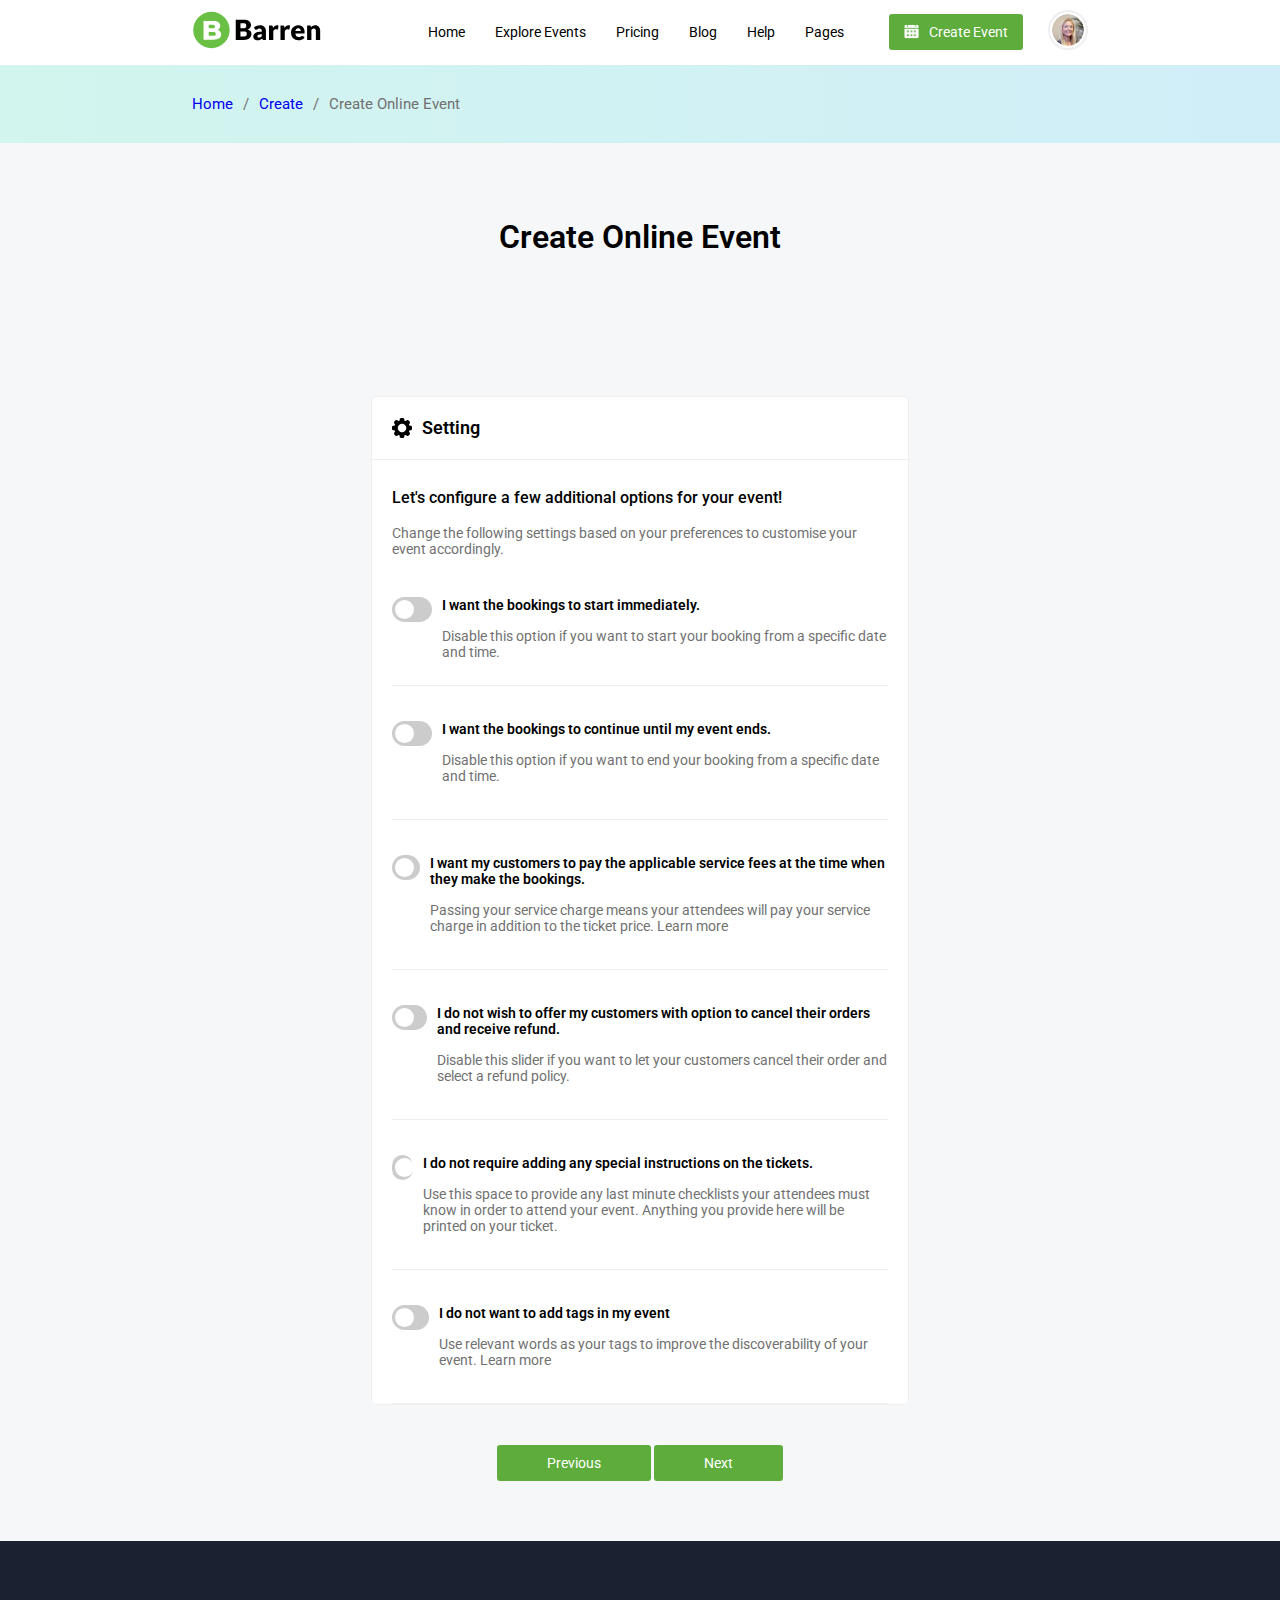
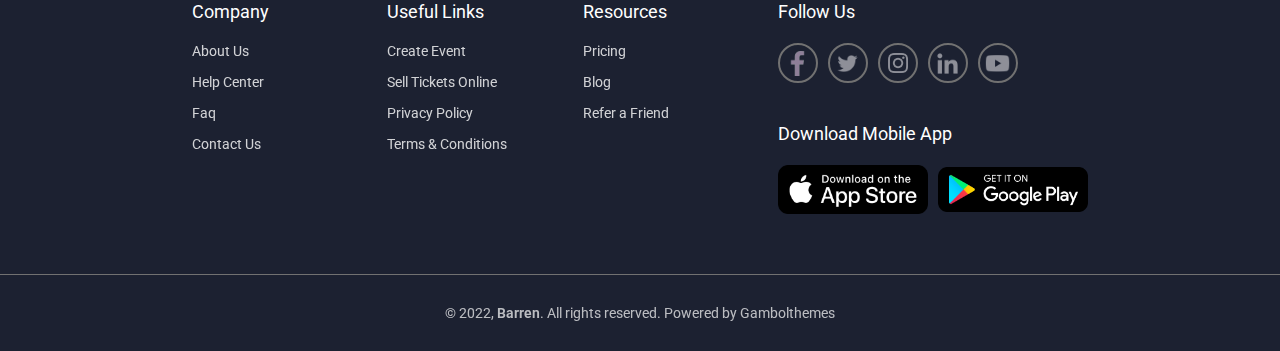
<file: create-veneu-event.html>
<!DOCTYPE html>
<html lang="en">
  <head>
    <meta charset="UTF-8" />
    <meta http-equiv="X-UA-Compatible" content="IE=edge" />
    <meta name="viewport" content="width=device-width, initial-scale=1.0" />
    <title>Barren - Simple Online Event Ticketing System</title>
    <link rel="stylesheet" href="css/veriable.css" />
    <link rel="stylesheet" href="css/utilities.css" />
    <link rel="stylesheet" href="css/style.css" />
  </head>
  <body>
    <!-- navigation area start -->
    <nav
      class="navigation-area py-10 bg-white fixed left-0 right-0 top-0 z-index-10"
    >
      <div class="container">
        <div class="flex items-center justify-between gap-20">
          <div>
            <a href="/"><img class="h-40" src="/img/logo.svg" alt="logo" /></a>
          </div>
          <div class="flex items-center gap-25">
            <ul class="flex items-center gap-30">
              <li>
                <a class="text-dark transition" href="#">Home</a>
              </li>
              <li>
                <a class="text-dark transition" href="#">Explore Events</a>
              </li>
              <li>
                <a class="text-dark transition" href="#">Pricing</a>
              </li>
              <li>
                <a class="text-dark transition" href="#">Blog</a>
              </li>
              <li>
                <a class="text-dark transition" href="#">Help</a>
              </li>
              <li>
                <a class="text-dark transition" href="#">Pages</a>
              </li>
            </ul>
            <a
              href="#"
              class="flex items-center gap-10 create-event block py-10 px-15 rounded-xs text-white bg-primary ml-20 transition bg-primary-hover"
            >
              <img
                class="w-15 img-white"
                src="/img/icons/event.png"
                alt="event"
              />
              <span>Create Event</span>
            </a>
            <div>
              <img
                class="w-40 h-40 cursor-pointer border-2 p-2 rounded-full"
                src="/img/users/user-1.png"
                alt="user"
              />
            </div>
          </div>
        </div>
      </div>
    </nav>
    <!-- navigation area end -->

    <!-- breadcrumb area start -->
    <header class="breadcrumb-area py-30">
      <div class="container">
        <ul class="flex items-center gap-10 text-regular">
          <li>
            <a href="index.html">Home</a>
          </li>
          <li>/</li>
          <li>
            <a href="create.html">Create</a>
          </li>
          <li>/</li>
          <li>Create Online Event</li>
        </ul>
      </div>
    </header>
    <!-- breadcrumb area end -->

    <!-- create event area start -->
    <section class="create-event py-60 bg-secondary">
      <div class="container">
        <h2 class="text-center text-3xl mt-10 mb-35">Create Online Event</h2>
      </div>
    </section>
    <!-- create event area end -->

    <!-- event form start -->
    <section class="event-form bg-secondary pt-40 pb-60">
      <div class="container">
        <!-- details area start -->
        <div class="hidden">
          <div class="w-60-p mx-auto bg-white rounded-sm border">
            <div class="flex items-center gap-10 p-20 border-b">
              <img class="w-20" src="/img/icons/info.png" alt="info" />
              <h3 class="text-lg">Details</h3>
            </div>

            <div class="py-25 mx-20 border-b">
              <h4 class="font-medium text-base mb-15">
                Give your event a name.*
              </h4>
              <p class="mb-15">
                See how your name appears on the event page and a list of all
                places where your event name will be used. Learn more
              </p>
              <input
                class="block w-full py-15 px-10 bg-secondary border text-body outline-none"
                type="text"
                placeholder="Enter event name here"
              />
            </div>

            <div class="py-25 mx-20 border-b">
              <h4 class="font-medium text-base mb-15">
                Choose a category for your event.*
              </h4>
              <p class="mb-15">
                Choosing relevant categories helps to improve the
                discoverability of your event. Learn more
              </p>
              <select
                class="block w-full py-15 px-10 bg-secondary border text-body outline-none"
                type="text"
              >
                <option>Select category</option>
                <option>Arts</option>
                <option>Business</option>
                <option>Coaching and Consulting</option>
                <option>Community and Culture</option>
              </select>
            </div>

            <div class="py-25 mx-20 border-b">
              <h4 class="font-medium text-base mb-15">When is your event?*</h4>
              <p class="mb-35">
                Tell your attendees when your event starts so they can get ready
                to attend.
              </p>
              <div class="flex items-center gap-5">
                <div class="w-50-p">
                  <label class="font-medium text-regular block text-dark mb-10"
                    >Event Date.*</label
                  >
                  <input
                    class="block w-full py-15 px-10 bg-secondary border text-body outline-none"
                    type="date"
                  />
                </div>
                <div class="flex items-center gap-5 w-50-p">
                  <div>
                    <label
                      class="font-medium text-regular block text-dark mb-10"
                      >Time</label
                    >
                    <select
                      class="block w-full py-15 px-10 bg-secondary border text-body outline-none"
                      type="text"
                    >
                      <option>Select category</option>
                      <option>Arts</option>
                      <option>Business</option>
                      <option>Coaching and Consulting</option>
                      <option>Community and Culture</option>
                    </select>
                  </div>

                  <div>
                    <label
                      class="font-medium text-regular block text-dark mb-10"
                      >Duration</label
                    >
                    <select
                      class="block w-full py-15 px-10 bg-secondary border text-body outline-none"
                      type="text"
                    >
                      <option>Select category</option>
                      <option>Arts</option>
                      <option>Business</option>
                      <option>Coaching and Consulting</option>
                      <option>Community and Culture</option>
                    </select>
                  </div>
                </div>
              </div>
            </div>

            <div class="py-25 mx-20 border-b">
              <h4 class="font-medium text-base mb-15">
                Add a few images to your event banner.
              </h4>
              <p class="mb-15">
                Upload colorful and vibrant images as the banner for your event!
                See how beautiful images help your event details page. Learn
                more
              </p>
              <div class="overflow-hidden relative">
                <img
                  height="220"
                  class="w-full border-2 border-dashed"
                  src="/img/custom-img.jpg"
                  alt="custom image"
                />
                <div class="absolute top-15 right-15">
                  <label
                    class="block py-15 px-25 bg-white text-dark font-medium cursor-pointer bg-primary-hover text-white-hover transition rounded-xs"
                    for="image"
                    >Change Image</label
                  >
                  <input class="hidden" id="image" type="file" />
                </div>
              </div>
            </div>

            <div class="py-25 mx-20 border-b">
              <h4 class="font-medium text-base mb-15">
                Please describe your event.
              </h4>
              <p class="mb-15">
                Write a few words below to describe your event and provide any
                extra information such as schedules, itinerary or any special
                instructions required to attend your event.
              </p>
              <textarea
                class="block w-full py-15 px-10 rounded-xs border text-body outline-none"
                rows="10"
              ></textarea>
            </div>

            <div class="py-25 mx-20">
              <h4 class="font-medium text-base mb-15">
                Where is your event taking place? *
              </h4>
              <p class="mb-30">
                Add a venue to your event to tell your attendees where to join
                the event.
              </p>

              <!-- map area start -->
              <div>
                <iframe
                  src="https://www.google.com/maps/embed?pb=!1m14!1m12!1m3!1d58766.07337100518!2d91.21333329513298!3d22.991455016794152!2m3!1f0!2f0!3f0!3m2!1i1024!2i768!4f13.1!5e0!3m2!1sbn!2sbd!4v1673098202251!5m2!1sbn!2sbd"
                  width="100%"
                  height="250"
                  style="border: 0"
                  allowfullscreen=""
                  loading="lazy"
                  referrerpolicy="no-referrer-when-downgrade"
                ></iframe>
              </div>
              <!-- map area end -->

              <div class="mt-40">
                <div class="mb-30">
                  <label class="font-medium text-regular block text-dark mb-10"
                    >Venue*</label
                  >
                  <input
                    class="block w-full py-15 px-10 bg-secondary border text-body outline-none"
                    type="text"
                  />
                </div>

                <div class="flex items-center gap-20 mb-30">
                  <div class="w-full">
                    <label
                      class="font-medium text-regular block text-dark mb-10"
                      >Address line 1*
                    </label>
                    <input
                      class="block w-full py-15 px-10 bg-secondary border text-body outline-none"
                      type="text"
                    />
                  </div>

                  <div class="w-full">
                    <label
                      class="font-medium text-regular block text-dark mb-10"
                      >Address line 2*
                    </label>
                    <input
                      class="block w-full py-15 px-10 bg-secondary border text-body outline-none"
                      type="text"
                    />
                  </div>
                </div>

                <div class="flex items-center gap-20 mb-30">
                  <div class="w-full">
                    <label
                      class="font-medium text-regular block text-dark mb-10"
                      >Country*
                    </label>
                    <input
                      class="block w-full py-15 px-10 bg-secondary border text-body outline-none"
                      type="text"
                      value="Bangladesh"
                    />
                  </div>

                  <div class="w-full">
                    <label
                      class="font-medium text-regular block text-dark mb-10"
                      >State*
                    </label>
                    <input
                      class="block w-full py-15 px-10 bg-secondary border text-body outline-none"
                      type="text"
                      value="Chattogram"
                    />
                  </div>
                </div>

                <div class="flex items-center gap-20">
                  <div class="w-full">
                    <label
                      class="font-medium text-regular block text-dark mb-10"
                      >City/Suburb*
                    </label>
                    <input
                      class="block w-full py-15 px-10 bg-secondary border text-body outline-none"
                      type="text"
                      value="Noakhali"
                    />
                  </div>

                  <div class="w-full">
                    <label
                      class="font-medium text-regular block text-dark mb-10"
                      >Zip/Post Code*
                    </label>
                    <input
                      class="block w-full py-15 px-10 bg-secondary border text-body outline-none"
                      type="text"
                      value="3860"
                    />
                  </div>
                </div>
              </div>
            </div>
          </div>

          <!-- button area start -->
          <div class="text-center mt-40">
            <div class="inline-block">
              <a
                href="#"
                class="flex items-center gap-10 create-event py-10 px-50 rounded-xs text-white bg-primary transition bg-primary-hover"
              >
                <span>Next</span>
              </a>
            </div>
          </div>
          <!-- button area end -->
        </div>
        <!-- details area end -->

        <!-- tickets area start -->
        <div class="hidden">
          <div class="w-60-p mx-auto bg-white rounded-sm border">
            <div class="flex items-center gap-10 p-20 border-b">
              <img class="w-20" src="/img/icons/ticket.png" alt="ticket" />
              <h3 class="text-lg">Tickets</h3>
            </div>

            <div class="py-25 mx-20 border-b">
              <h4 class="font-medium text-base mb-15">Let's create tickets!</h4>
              <p class="mb-15">
                Add the ticket price and the number of your attendees. For free
                events, keep the price at $0.
              </p>
            </div>

            <div class="py-25 mx-20 flex justify-between">
              <h3>Tickets (3)</h3>
              <a
                href="#"
                class="flex items-center gap-10 create-event py-10 px-25 rounded-xs text-white bg-primary transition bg-primary-hover"
              >
                <span>Add Tickets</span>
                <img
                  class="w-10 img-white"
                  src="/img/icons/down-arrow.png"
                  alt="down arrow"
                />
              </a>
            </div>

            <div class="py-25 mx-20">
              <div class="border px-20 py-25">
                <div class="flex justify-between items-center">
                  <div class="flex gap-15">
                    <div
                      class="w-50 h-50 rounded-full ticket-box flex items-center justify-center"
                    >
                      <img
                        class="w-25"
                        src="/img/icons/ticket-color.png"
                        alt="ticket"
                      />
                    </div>
                    <div>
                      <h4 class="text-base font-medium mb-8">
                        New Small - $10.00
                      </h4>
                      <span>May 3, 2022 </span>
                    </div>
                  </div>
                  <div class="flex items-center gap-15">
                    <img src="/img/icons/perchantage.png" alt="perchantage" />
                    <label class="toggler-wrapper style-1">
                      <input type="checkbox" />
                      <div class="toggler-slider">
                        <div class="toggler-knob"></div>
                      </div>
                    </label>
                    <div
                      class="border-2 w-35 h-35 rounded-sm flex items-center justify-center cursor-pointer"
                    >
                      <img class="w-15" src="/img/icons/dots.png" alt="dots" />
                    </div>
                  </div>
                </div>
              </div>
              <div class="border px-20 py-25">
                <div class="flex items-center justify-between">
                  <div class="flex gap-10">
                    <div
                      class="h-35 w-35 rounded-full bg-secondary flex items-center justify-center"
                    >
                      <img
                        class="w-15 opacity-60"
                        src="/img/icons/ticket.png"
                        alt="ticket"
                      />
                    </div>
                    <div>
                      <span class="text-xs">Total tickets </span>
                      <h5 class="text-xs font-medium">20</h5>
                    </div>
                  </div>
                  <div class="flex gap-10">
                    <div
                      class="h-35 w-35 rounded-full bg-secondary flex items-center justify-center"
                    >
                      <img
                        class="w-15 opacity-60"
                        src="/img/icons/group-users.png"
                        alt="group-users"
                      />
                    </div>
                    <div>
                      <span class="text-xs">Ticket limit per customer </span>
                      <h5 class="text-xs font-medium">2</h5>
                    </div>
                  </div>
                  <div class="flex gap-10">
                    <div
                      class="h-35 w-35 rounded-full bg-secondary flex items-center justify-center"
                    >
                      <img
                        class="w-15 opacity-60"
                        src="/img/icons/cart.png"
                        alt="cart"
                      />
                    </div>
                    <div>
                      <span class="text-xs">Discount </span>
                      <h5 class="text-xs font-medium">5%</h5>
                    </div>
                  </div>
                </div>
              </div>
            </div>

            <div class="pb-25 pt-10 mx-20">
              <div class="border px-20 py-25">
                <div class="flex justify-between items-center">
                  <div class="flex gap-15">
                    <div
                      class="w-50 h-50 rounded-full ticket-box flex items-center justify-center"
                    >
                      <img
                        class="w-25"
                        src="/img/icons/ticket-color.png"
                        alt="ticket"
                      />
                    </div>
                    <div>
                      <h4 class="text-base font-medium mb-8">
                        New Small - $10.00
                      </h4>
                      <span>May 3, 2022 </span>
                    </div>
                  </div>
                  <div class="flex items-center gap-15">
                    <img src="/img/icons/perchantage.png" alt="perchantage" />
                    <label class="toggler-wrapper style-1">
                      <input type="checkbox" />
                      <div class="toggler-slider">
                        <div class="toggler-knob"></div>
                      </div>
                    </label>
                    <div
                      class="border-2 w-35 h-35 rounded-sm flex items-center justify-center cursor-pointer"
                    >
                      <img class="w-15" src="/img/icons/dots.png" alt="dots" />
                    </div>
                  </div>
                </div>
              </div>
              <div class="border px-20 py-25">
                <div class="flex items-center justify-between">
                  <div class="flex gap-10">
                    <div
                      class="h-35 w-35 rounded-full bg-secondary flex items-center justify-center"
                    >
                      <img
                        class="w-15 opacity-60"
                        src="/img/icons/ticket.png"
                        alt="ticket"
                      />
                    </div>
                    <div>
                      <span class="text-xs">Total tickets </span>
                      <h5 class="text-xs font-medium">20</h5>
                    </div>
                  </div>
                  <div class="flex gap-10">
                    <div
                      class="h-35 w-35 rounded-full bg-secondary flex items-center justify-center"
                    >
                      <img
                        class="w-15 opacity-60"
                        src="/img/icons/group-users.png"
                        alt="group-users"
                      />
                    </div>
                    <div>
                      <span class="text-xs">Ticket limit per customer </span>
                      <h5 class="text-xs font-medium">2</h5>
                    </div>
                  </div>
                  <div class="flex gap-10">
                    <div
                      class="h-35 w-35 rounded-full bg-secondary flex items-center justify-center"
                    >
                      <img
                        class="w-15 opacity-60"
                        src="/img/icons/cart.png"
                        alt="cart"
                      />
                    </div>
                    <div>
                      <span class="text-xs">Discount </span>
                      <h5 class="text-xs font-medium">5%</h5>
                    </div>
                  </div>
                </div>
              </div>
            </div>
          </div>

          <div class="text-center mt-40">
            <div class="inline-block">
              <a
                href="#"
                class="flex items-center gap-10 create-event py-10 px-50 rounded-xs text-white bg-primary transition bg-primary-hover"
              >
                <span>Previous</span>
              </a>
            </div>
            <div class="inline-block">
              <a
                href="#"
                class="flex items-center gap-10 create-event py-10 px-50 rounded-xs text-white bg-primary transition bg-primary-hover"
              >
                <span>Next</span>
              </a>
            </div>
          </div>
        </div>
        <!-- tickets area end -->

        <!-- settings area start -->
        <div class="">
          <div class="w-60-p mx-auto bg-white rounded-sm border">
            <div class="flex items-center gap-10 p-20 border-b">
              <img class="w-20" src="/img/icons/settings.png" alt="settings" />
              <h3 class="text-lg">Setting</h3>
            </div>

            <div class="py-25 mx-20 border-b">
              <h4 class="font-medium text-base mb-15">
                Let's configure a few additional options for your event!
              </h4>
              <p class="mb-15">
                Change the following settings based on your preferences to
                customise your event accordingly.
              </p>

              <div class="flex gap-10 mt-40">
                <!-- Toggle Button Style 1 -->
                <label class="toggler-wrapper style-1">
                  <input type="checkbox" />
                  <div class="toggler-slider">
                    <div class="toggler-knob"></div>
                  </div>
                </label>
                <div>
                  <h4 class="mb-15">
                    I want the bookings to start immediately.
                  </h4>
                  <p>
                    Disable this option if you want to start your booking from a
                    specific date and time.
                  </p>
                </div>
                <!-- End Toggle Button Style 1 -->
              </div>
            </div>

            <div class="py-35 mx-20 border-b">
              <div class="flex gap-10">
                <!-- Toggle Button Style 1 -->
                <label class="toggler-wrapper style-1">
                  <input type="checkbox" />
                  <div class="toggler-slider">
                    <div class="toggler-knob"></div>
                  </div>
                </label>
                <div>
                  <h4 class="mb-15">
                    I want the bookings to continue until my event ends.
                  </h4>
                  <p>
                    Disable this option if you want to end your booking from a
                    specific date and time.
                  </p>
                </div>
                <!-- End Toggle Button Style 1 -->
              </div>
            </div>

            <div class="py-35 mx-20 border-b">
              <div class="flex gap-10">
                <!-- Toggle Button Style 1 -->
                <label class="toggler-wrapper style-1">
                  <input type="checkbox" />
                  <div class="toggler-slider">
                    <div class="toggler-knob"></div>
                  </div>
                </label>
                <div>
                  <h4 class="mb-15">
                    I want my customers to pay the applicable service fees at
                    the time when they make the bookings.
                  </h4>
                  <p>
                    Passing your service charge means your attendees will pay
                    your service charge in addition to the ticket price. Learn
                    more
                  </p>
                </div>
                <!-- End Toggle Button Style 1 -->
              </div>
            </div>

            <div class="py-35 mx-20 border-b">
              <div class="flex gap-10">
                <!-- Toggle Button Style 1 -->
                <label class="toggler-wrapper style-1">
                  <input type="checkbox" />
                  <div class="toggler-slider">
                    <div class="toggler-knob"></div>
                  </div>
                </label>
                <div>
                  <h4 class="mb-15">
                    I do not wish to offer my customers with option to cancel
                    their orders and receive refund.
                  </h4>
                  <p>
                    Disable this slider if you want to let your customers cancel
                    their order and select a refund policy.
                  </p>
                </div>
                <!-- End Toggle Button Style 1 -->
              </div>
            </div>

            <div class="py-35 mx-20 border-b">
              <div class="flex gap-10">
                <!-- Toggle Button Style 1 -->
                <label class="toggler-wrapper style-1">
                  <input type="checkbox" />
                  <div class="toggler-slider">
                    <div class="toggler-knob"></div>
                  </div>
                </label>
                <div>
                  <h4 class="mb-15">
                    I do not require adding any special instructions on the
                    tickets.
                  </h4>
                  <p>
                    Use this space to provide any last minute checklists your
                    attendees must know in order to attend your event. Anything
                    you provide here will be printed on your ticket.
                  </p>
                </div>
                <!-- End Toggle Button Style 1 -->
              </div>
            </div>

            <div class="py-35 mx-20 border-b">
              <div class="flex gap-10">
                <!-- Toggle Button Style 1 -->
                <label class="toggler-wrapper style-1">
                  <input type="checkbox" />
                  <div class="toggler-slider">
                    <div class="toggler-knob"></div>
                  </div>
                </label>
                <div>
                  <h4 class="mb-15">I do not want to add tags in my event</h4>
                  <p>
                    Use relevant words as your tags to improve the
                    discoverability of your event. Learn more
                  </p>
                </div>
                <!-- End Toggle Button Style 1 -->
              </div>
            </div>
          </div>

          <div class="text-center mt-40">
            <div class="inline-block">
              <a
                href="#"
                class="flex items-center gap-10 create-event py-10 px-50 rounded-xs text-white bg-primary transition bg-primary-hover"
              >
                <span>Previous</span>
              </a>
            </div>
            <div class="inline-block">
              <a
                href="#"
                class="flex items-center gap-10 create-event py-10 px-50 rounded-xs text-white bg-primary transition bg-primary-hover"
              >
                <span>Next</span>
              </a>
            </div>
          </div>
        </div>
        <!-- settings area end -->
      </div>
    </section>
    <!--  event form end -->

    <!-- footer area start -->
    <footer class="footer-area bg-footer text-white">
      <div class="container">
        <!-- footer top start -->
        <div class="py-60 grid grid-cols-4 gap-30">
          <div>
            <h3 class="text-white text-lg font-regular mb-20">Company</h3>
            <ul class="flex gap-15 flex-col">
              <li>
                <a class="text-white opacity-80 text-primary-hover" href="#"
                  >About Us</a
                >
              </li>
              <li>
                <a class="text-white opacity-80 text-primary-hover" href="#"
                  >Help Center</a
                >
              </li>
              <li>
                <a class="text-white opacity-80 text-primary-hover" href="#"
                  >Faq</a
                >
              </li>
              <li>
                <a class="text-white opacity-80 text-primary-hover" href="#"
                  >Contact Us</a
                >
              </li>
            </ul>
          </div>
          <div>
            <h3 class="text-white text-lg font-regular mb-20">Useful Links</h3>
            <ul class="flex gap-15 flex-col">
              <li>
                <a class="text-white opacity-80 text-primary-hover" href="#"
                  >Create Event</a
                >
              </li>
              <li>
                <a class="text-white opacity-80 text-primary-hover" href="#"
                  >Sell Tickets Online</a
                >
              </li>
              <li>
                <a class="text-white opacity-80 text-primary-hover" href="#"
                  >Privacy Policy</a
                >
              </li>
              <li>
                <a class="text-white opacity-80 text-primary-hover" href="#"
                  >Terms & Conditions</a
                >
              </li>
            </ul>
          </div>
          <div>
            <h3 class="text-white text-lg font-regular mb-20">Resources</h3>
            <ul class="flex gap-15 flex-col">
              <li>
                <a class="text-white opacity-80 text-primary-hover" href="#"
                  >Pricing</a
                >
              </li>
              <li>
                <a class="text-white opacity-80 text-primary-hover" href="#"
                  >Blog</a
                >
              </li>
              <li>
                <a class="text-white opacity-80 text-primary-hover" href="#"
                  >Refer a Friend</a
                >
              </li>
            </ul>
          </div>
          <div class="footer-info">
            <h3 class="text-white text-lg font-regular mb-20">Follow Us</h3>
            <ul class="flex items-center gap-10">
              <li
                class="h-40 w-40 rounded-full border-2 border-body flex items-center justify-center cursor-pointer"
              >
                <img
                  class="w-25 img-white opacity-50"
                  src="/img/social-icons/facebook.png"
                  alt="facebook"
                />
              </li>
              <li
                class="h-40 w-40 rounded-full border-2 border-body flex items-center justify-center cursor-pointer"
              >
                <img
                  class="w-25 img-white opacity-50"
                  src="/img/social-icons/twitter.png"
                  alt="twitter"
                />
              </li>
              <li
                class="h-40 w-40 rounded-full border-2 border-body flex items-center justify-center cursor-pointer"
              >
                <img
                  class="w-20 img-white opacity-50"
                  src="/img/social-icons/instagram.png"
                  alt="instagram"
                />
              </li>
              <li
                class="h-40 w-40 rounded-full border-2 border-body flex items-center justify-center cursor-pointer"
              >
                <img
                  class="w-25 img-white opacity-50"
                  src="/img/social-icons/linkedin.png"
                  alt="linkedin"
                />
              </li>
              <li
                class="h-40 w-40 rounded-full border-2 border-body flex items-center justify-center cursor-pointer"
              >
                <img
                  class="w-25 img-white opacity-50"
                  src="/img/social-icons/youtube.png"
                  alt="youtube"
                />
              </li>
            </ul>

            <div class="mt-40">
              <h3 class="text-white text-lg font-regular mb-20">
                Download Mobile App
              </h3>
              <div class="flex items-center gap-10">
                <img
                  class="w-150 cursor-pointer"
                  src="/img/footer/app-store.png"
                  alt="app store"
                />
                <img
                  class="w-150 cursor-pointer"
                  src="/img/footer/google-play.png"
                  alt="google play"
                />
              </div>
            </div>
          </div>
        </div>
        <!-- footer top end -->
      </div>

      <!-- footer bottom start -->
      <div class="text-center py-30 border-t border-body">
        <p class="opacity-70">
          © 2022, <span class="font-semibold">Barren</span>. All rights
          reserved. Powered by Gambolthemes
        </p>
      </div>
      <!-- footer bottom end -->
    </footer>
    <!-- footer area end -->
  </body>
</html>
</file>
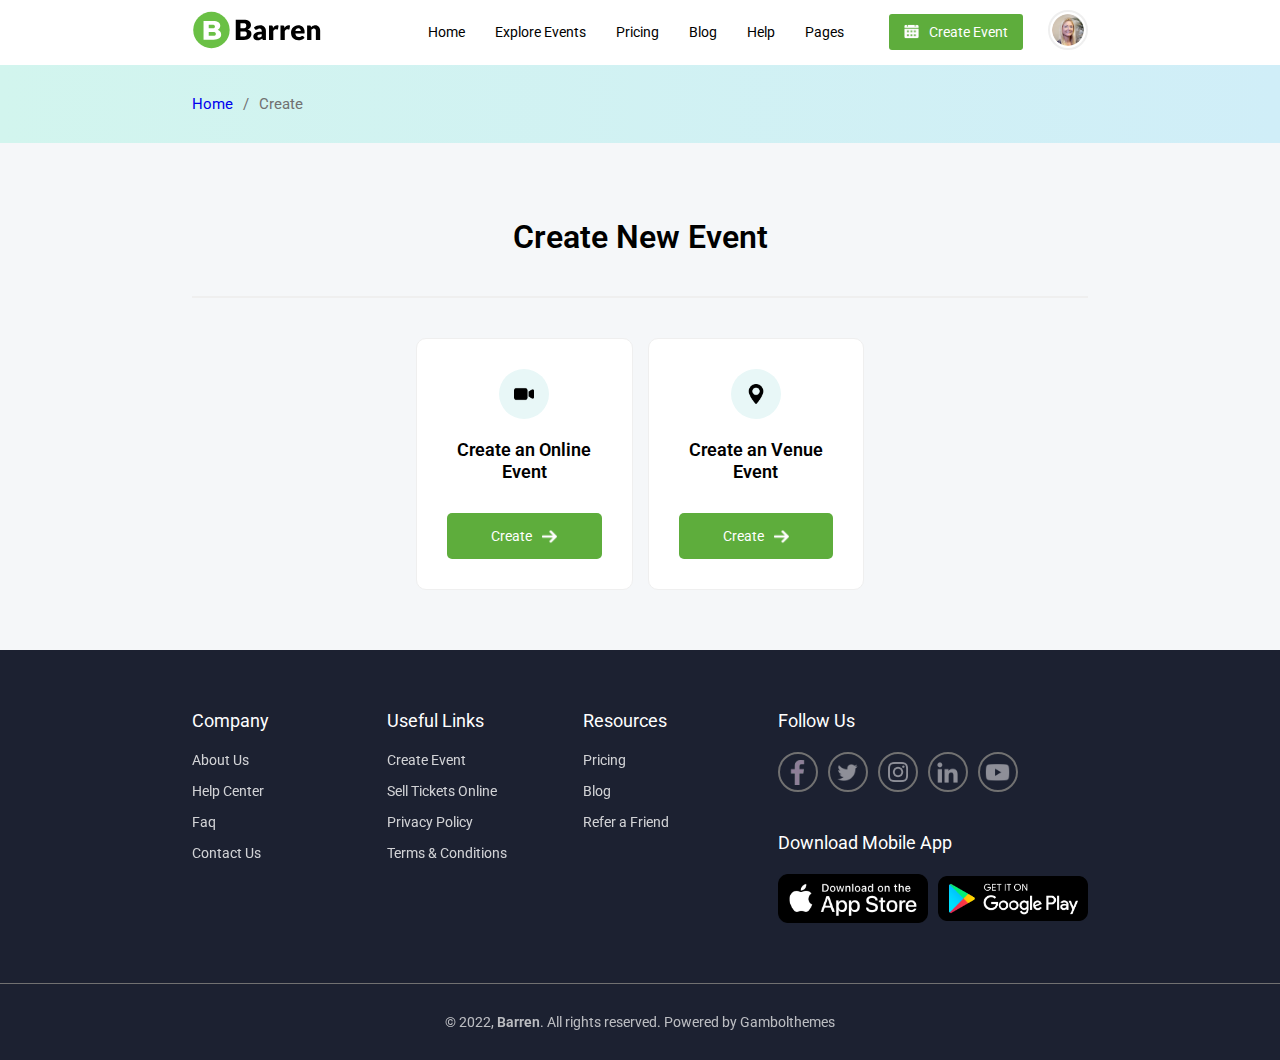
<file: create.html>
<!DOCTYPE html>
<html lang="en">
  <head>
    <meta charset="UTF-8" />
    <meta http-equiv="X-UA-Compatible" content="IE=edge" />
    <meta name="viewport" content="width=device-width, initial-scale=1.0" />
    <title>Barren - Simple Online Event Ticketing System</title>
    <link rel="stylesheet" href="css/veriable.css" />
    <link rel="stylesheet" href="css/utilities.css" />
    <link rel="stylesheet" href="css/style.css" />
  </head>
  <body>
    <!-- navigation area start -->
    <nav
      class="navigation-area py-10 bg-white fixed left-0 right-0 top-0 z-index-10"
    >
      <div class="container">
        <div class="flex items-center justify-between gap-20">
          <div>
            <a href="/"><img class="h-40" src="/img/logo.svg" alt="logo" /></a>
          </div>
          <div class="flex items-center gap-25">
            <ul class="flex items-center gap-30">
              <li>
                <a class="text-dark transition" href="#">Home</a>
              </li>
              <li>
                <a class="text-dark transition" href="#">Explore Events</a>
              </li>
              <li>
                <a class="text-dark transition" href="#">Pricing</a>
              </li>
              <li>
                <a class="text-dark transition" href="#">Blog</a>
              </li>
              <li>
                <a class="text-dark transition" href="#">Help</a>
              </li>
              <li>
                <a class="text-dark transition" href="#">Pages</a>
              </li>
            </ul>
            <a
              href="#"
              class="flex items-center gap-10 create-event block py-10 px-15 rounded-xs text-white bg-primary ml-20 transition bg-primary-hover"
            >
              <img
                class="w-15 img-white"
                src="/img/icons/event.png"
                alt="event"
              />
              <span>Create Event</span>
            </a>
            <div>
              <img
                class="w-40 h-40 cursor-pointer border-2 p-2 rounded-full"
                src="/img/users/user-1.png"
                alt="user"
              />
            </div>
          </div>
        </div>
      </div>
    </nav>
    <!-- navigation area end -->

    <!-- breadcrumb area start -->
    <header class="breadcrumb-area py-30">
      <div class="container">
        <ul class="flex items-center gap-10 text-regular">
          <li>
            <a href="index.html">Home</a>
          </li>
          <li>/</li>
          <li>Create</li>
        </ul>
      </div>
    </header>
    <!-- breadcrumb area end -->

    <!-- create event area start -->
    <section class="create-event py-60 bg-secondary">
      <div class="container">
        <h2 class="text-center text-3xl mt-10 mb-35">Create New Event</h2>

        <div class="border-t-2 border-gray pt-40"></div>

        <div class="grid grid-cols-2 gap-15 w-50-p mx-auto">
          <div class="text-center p-30 bg-white rounded-md border">
            <div
              class="w-50 h-50 rounded-full event-icon flex items-center justify-center mx-auto mb-20"
            >
              <img
                class="w-20"
                src="/img/icons/video-camera.png"
                alt="video camera"
              />
            </div>
            <h3 class="text-lg mb-30">Create an Online Event</h3>
            <a
              href="create-online-event.html"
              class="flex items-center justify-center bg-primary py-15 px-30 rounded-sm text-white gap-10 transition bg-primary-hover mt-20"
            >
              <span>Create</span>
              <img
                class="w-15 img-white"
                src="/img/icons/right-arrow.png"
                alt="arrow"
              />
            </a>
          </div>
          <div class="text-center p-30 bg-white rounded-md border">
            <div
              class="w-50 h-50 rounded-full event-icon flex items-center justify-center mx-auto mb-20"
            >
              <img class="w-20" src="/img/icons/maps.png" alt="maps" />
            </div>
            <h3 class="text-lg mb-30">Create an Venue Event</h3>
            <a
              href="create-veneu-event.html"
              class="flex items-center justify-center bg-primary py-15 px-30 rounded-sm text-white gap-10 transition bg-primary-hover mt-20"
            >
              <span>Create</span>
              <img
                class="w-15 img-white"
                src="/img/icons/right-arrow.png"
                alt="arrow"
              />
            </a>
          </div>
        </div>
      </div>
    </section>
    <!-- create event area end -->

    <!-- footer area start -->
    <footer class="footer-area bg-footer text-white">
      <div class="container">
        <!-- footer top start -->
        <div class="py-60 grid grid-cols-4 gap-30">
          <div>
            <h3 class="text-white text-lg font-regular mb-20">Company</h3>
            <ul class="flex gap-15 flex-col">
              <li>
                <a class="text-white opacity-80 text-primary-hover" href="#"
                  >About Us</a
                >
              </li>
              <li>
                <a class="text-white opacity-80 text-primary-hover" href="#"
                  >Help Center</a
                >
              </li>
              <li>
                <a class="text-white opacity-80 text-primary-hover" href="#"
                  >Faq</a
                >
              </li>
              <li>
                <a class="text-white opacity-80 text-primary-hover" href="#"
                  >Contact Us</a
                >
              </li>
            </ul>
          </div>
          <div>
            <h3 class="text-white text-lg font-regular mb-20">Useful Links</h3>
            <ul class="flex gap-15 flex-col">
              <li>
                <a class="text-white opacity-80 text-primary-hover" href="#"
                  >Create Event</a
                >
              </li>
              <li>
                <a class="text-white opacity-80 text-primary-hover" href="#"
                  >Sell Tickets Online</a
                >
              </li>
              <li>
                <a class="text-white opacity-80 text-primary-hover" href="#"
                  >Privacy Policy</a
                >
              </li>
              <li>
                <a class="text-white opacity-80 text-primary-hover" href="#"
                  >Terms & Conditions</a
                >
              </li>
            </ul>
          </div>
          <div>
            <h3 class="text-white text-lg font-regular mb-20">Resources</h3>
            <ul class="flex gap-15 flex-col">
              <li>
                <a class="text-white opacity-80 text-primary-hover" href="#"
                  >Pricing</a
                >
              </li>
              <li>
                <a class="text-white opacity-80 text-primary-hover" href="#"
                  >Blog</a
                >
              </li>
              <li>
                <a class="text-white opacity-80 text-primary-hover" href="#"
                  >Refer a Friend</a
                >
              </li>
            </ul>
          </div>
          <div class="footer-info">
            <h3 class="text-white text-lg font-regular mb-20">Follow Us</h3>
            <ul class="flex items-center gap-10">
              <li
                class="h-40 w-40 rounded-full border-2 border-body flex items-center justify-center cursor-pointer"
              >
                <img
                  class="w-25 img-white opacity-50"
                  src="/img/social-icons/facebook.png"
                  alt="facebook"
                />
              </li>
              <li
                class="h-40 w-40 rounded-full border-2 border-body flex items-center justify-center cursor-pointer"
              >
                <img
                  class="w-25 img-white opacity-50"
                  src="/img/social-icons/twitter.png"
                  alt="twitter"
                />
              </li>
              <li
                class="h-40 w-40 rounded-full border-2 border-body flex items-center justify-center cursor-pointer"
              >
                <img
                  class="w-20 img-white opacity-50"
                  src="/img/social-icons/instagram.png"
                  alt="instagram"
                />
              </li>
              <li
                class="h-40 w-40 rounded-full border-2 border-body flex items-center justify-center cursor-pointer"
              >
                <img
                  class="w-25 img-white opacity-50"
                  src="/img/social-icons/linkedin.png"
                  alt="linkedin"
                />
              </li>
              <li
                class="h-40 w-40 rounded-full border-2 border-body flex items-center justify-center cursor-pointer"
              >
                <img
                  class="w-25 img-white opacity-50"
                  src="/img/social-icons/youtube.png"
                  alt="youtube"
                />
              </li>
            </ul>

            <div class="mt-40">
              <h3 class="text-white text-lg font-regular mb-20">
                Download Mobile App
              </h3>
              <div class="flex items-center gap-10">
                <img
                  class="w-150 cursor-pointer"
                  src="/img/footer/app-store.png"
                  alt="app store"
                />
                <img
                  class="w-150 cursor-pointer"
                  src="/img/footer/google-play.png"
                  alt="google play"
                />
              </div>
            </div>
          </div>
        </div>
        <!-- footer top end -->
      </div>

      <!-- footer bottom start -->
      <div class="text-center py-30 border-t border-body">
        <p class="opacity-70">
          © 2022, <span class="font-semibold">Barren</span>. All rights
          reserved. Powered by Gambolthemes
        </p>
      </div>
      <!-- footer bottom end -->
    </footer>
    <!-- footer area end -->
  </body>
</html>
</file>
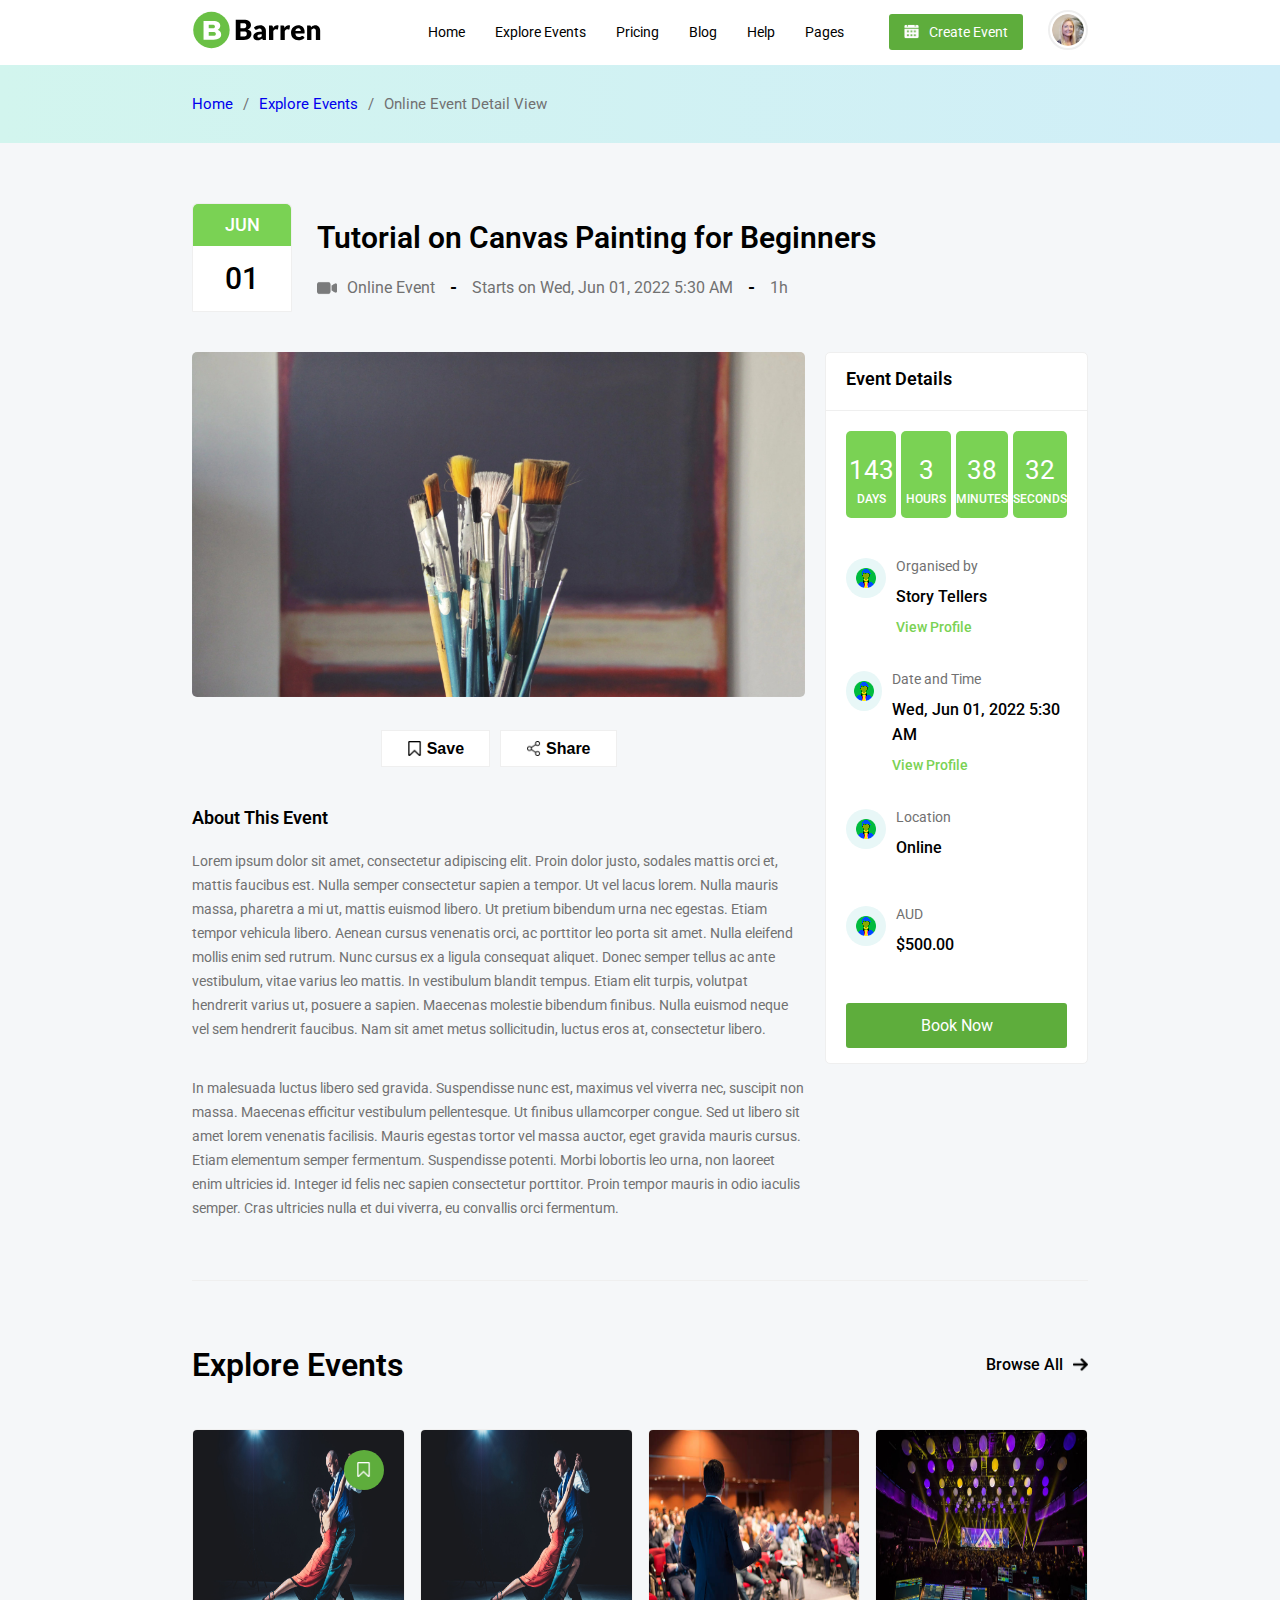
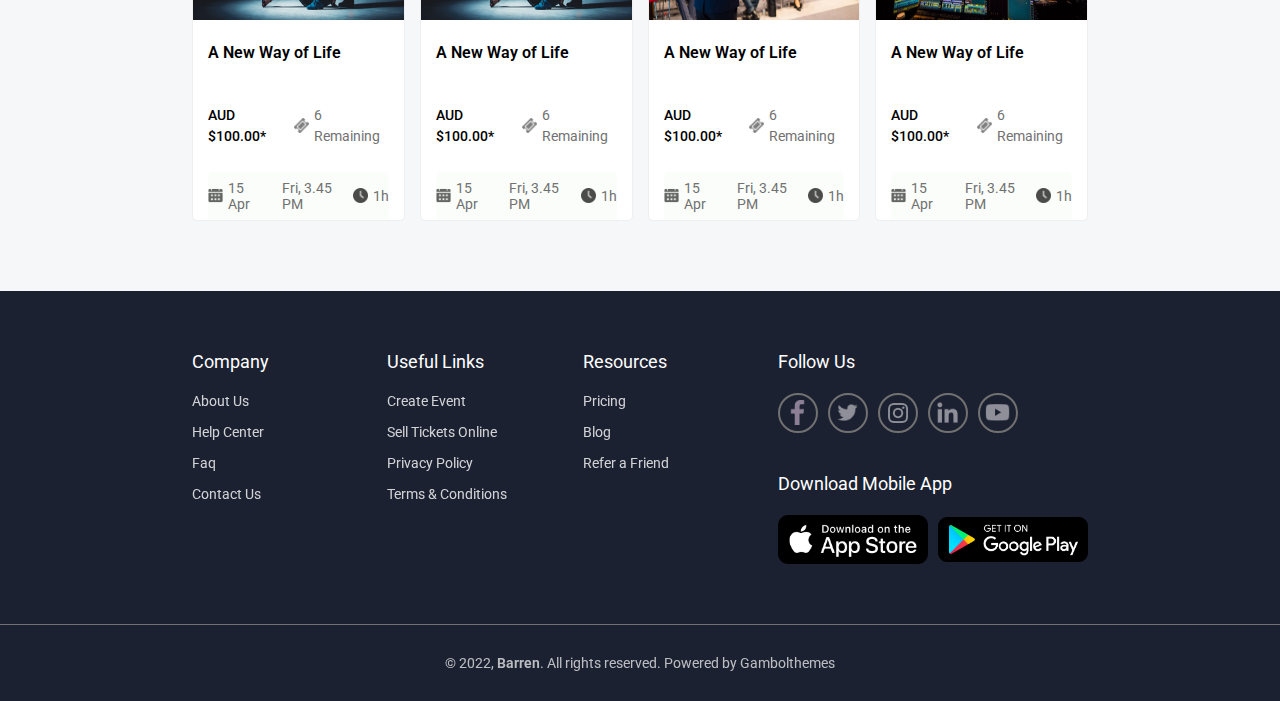
<file: online-event-detail-view.html>
<!DOCTYPE html>
<html lang="en">
  <head>
    <meta charset="UTF-8" />
    <meta http-equiv="X-UA-Compatible" content="IE=edge" />
    <meta name="viewport" content="width=device-width, initial-scale=1.0" />
    <title>Barren - Simple Online Event Ticketing System</title>
    <link rel="stylesheet" href="css/veriable.css" />
    <link rel="stylesheet" href="css/utilities.css" />
    <link rel="stylesheet" href="css/style.css" />
  </head>
  <body>
    <!-- navigation area start -->
    <nav
      class="navigation-area py-10 bg-white fixed left-0 right-0 top-0 z-index-10"
    >
      <div class="container">
        <div class="flex items-center justify-between gap-20">
          <div>
            <a href="/"><img class="h-40" src="/img/logo.svg" alt="logo" /></a>
          </div>
          <div class="flex items-center gap-25">
            <ul class="flex items-center gap-30">
              <li>
                <a class="text-dark transition" href="#">Home</a>
              </li>
              <li>
                <a class="text-dark transition" href="#">Explore Events</a>
              </li>
              <li>
                <a class="text-dark transition" href="#">Pricing</a>
              </li>
              <li>
                <a class="text-dark transition" href="#">Blog</a>
              </li>
              <li>
                <a class="text-dark transition" href="#">Help</a>
              </li>
              <li>
                <a class="text-dark transition" href="#">Pages</a>
              </li>
            </ul>
            <a
              href="#"
              class="flex items-center gap-10 create-event block py-10 px-15 rounded-xs text-white bg-primary ml-20 transition bg-primary-hover"
            >
              <img
                class="w-15 img-white"
                src="/img/icons/event.png"
                alt="event"
              />
              <span>Create Event</span>
            </a>
            <div>
              <img
                class="w-40 h-40 cursor-pointer border-2 p-2 rounded-full"
                src="/img/users/user-1.png"
                alt="user"
              />
            </div>
          </div>
        </div>
      </div>
    </nav>
    <!-- navigation area end -->

    <!-- breadcrumb area start -->
    <header class="breadcrumb-area py-30">
      <div class="container">
        <ul class="flex items-center gap-10 text-regular">
          <li>
            <a href="index.html">Home</a>
          </li>
          <li>/</li>
          <li>
            <a href="explore-events.html">Explore Events</a>
          </li>
          <li>/</li>
          <li>Online Event Detail View</li>
        </ul>
      </div>
    </header>
    <!-- breadcrumb area end -->

    <!-- event details area start -->
    <section class="py-60 bg-secondary">
      <div class="container">
        <!-- event title start -->
        <div class="flex items-center gap-25">
          <div class="text-center w-100 bg-white border event-date">
            <h4
              class="py-10 text-lg font-medium text-white bg-primary-secondary event-month"
            >
              JUN
            </h4>
            <h3 class="py-10 text-2xl font-medium">01</h3>
          </div>
          <div>
            <h2 class="mb-15 text-2xl font-semibold">
              Tutorial on Canvas Painting for Beginners
            </h2>
            <div class="flex items-center gap-15">
              <div class="flex items-center gap-10">
                <img
                  class="w-20 opacity-50"
                  src="./img/icons/video-camera.png"
                  alt="video-camera"
                />
                <span class="text-base text-body">Online Event</span>
              </div>
              <span class="font-bold text-lg text-dark">-</span>
              <span class="text-base text-body"
                >Starts on Wed, Jun 01, 2022 5:30 AM</span
              >
              <span class="font-bold text-lg text-dark">-</span>
              <span class="text-base text-body">1h</span>
            </div>
          </div>
        </div>
        <!-- event title end -->

        <!-- event information start -->

        <div class="flex gap-20 mt-40 border-b pb-60">
          <!-- event description start -->
          <div class="w-70-p">
            <img
              class="w-full rounded-sm"
              src="./img/events/big-1.jpg"
              alt="event image"
            />

            <div class="flex items-center justify-center gap-10 mt-30">
              <button
                class="flex items-center gap-5 px-25 py-5 bg-white border font-semibold cursor-pointer event-public-button transition"
              >
                <img
                  class="w-15"
                  src="./img/icons/bookmark-white.png"
                  alt="bookmark"
                />
                <span class="text-base text-dark">Save</span>
              </button>
              <button
                class="flex items-center gap-5 px-25 py-5 bg-white border font-semibold cursor-pointer event-public-button transition"
              >
                <img class="w-15" src="./img/icons/share.png" alt="share" />
                <span class="text-base text-dark">Share</span>
              </button>
            </div>

            <div class="mt-40">
              <h3 class="mb-20 text-lg">About This Event</h3>
              <p class="leading-24">
                Lorem ipsum dolor sit amet, consectetur adipiscing elit. Proin
                dolor justo, sodales mattis orci et, mattis faucibus est. Nulla
                semper consectetur sapien a tempor. Ut vel lacus lorem. Nulla
                mauris massa, pharetra a mi ut, mattis euismod libero. Ut
                pretium bibendum urna nec egestas. Etiam tempor vehicula libero.
                Aenean cursus venenatis orci, ac porttitor leo porta sit amet.
                Nulla eleifend mollis enim sed rutrum. Nunc cursus ex a ligula
                consequat aliquet. Donec semper tellus ac ante vestibulum, vitae
                varius leo mattis. In vestibulum blandit tempus. Etiam elit
                turpis, volutpat hendrerit varius ut, posuere a sapien. Maecenas
                molestie bibendum finibus. Nulla euismod neque vel sem hendrerit
                faucibus. Nam sit amet metus sollicitudin, luctus eros at,
                consectetur libero.
              </p>
              <p class="mt-35 leading-24">
                In malesuada luctus libero sed gravida. Suspendisse nunc est,
                maximus vel viverra nec, suscipit non massa. Maecenas efficitur
                vestibulum pellentesque. Ut finibus ullamcorper congue. Sed ut
                libero sit amet lorem venenatis facilisis. Mauris egestas tortor
                vel massa auctor, eget gravida mauris cursus. Etiam elementum
                semper fermentum. Suspendisse potenti. Morbi lobortis leo urna,
                non laoreet enim ultricies id. Integer id felis nec sapien
                consectetur porttitor. Proin tempor mauris in odio iaculis
                semper. Cras ultricies nulla et dui viverra, eu convallis orci
                fermentum.
              </p>
            </div>
          </div>
          <!-- event description end -->

          <!-- event details start -->
          <div class="w-30-p py-15 rounded-sm border bg-white h-fit">
            <h3 class="text-lg pb-20 px-20 border-b">Event Details</h3>
            <div class="px-20">
              <!-- countdown start -->
              <div class="grid grid-cols-4 grid-gap-5 mt-20">
                <div class="bg-primary-secondary rounded-sm text-center">
                  <h3 class="mt-20 text-white text-1xl font-regular">143</h3>
                  <h4 class="text-white text-xs font-medium mb-10">DAYS</h4>
                </div>
                <div class="bg-primary-secondary rounded-sm text-center">
                  <h3 class="mt-20 text-white text-1xl font-regular">3</h3>
                  <h4 class="text-white text-xs font-medium mb-10">HOURS</h4>
                </div>
                <div class="bg-primary-secondary rounded-sm text-center">
                  <h3 class="mt-20 text-white text-1xl font-regular">38</h3>
                  <h4 class="text-white text-xs font-medium mb-10">MINUTES</h4>
                </div>
                <div class="bg-primary-secondary rounded-sm text-center">
                  <h3 class="mt-20 text-white text-1xl font-regular">32</h3>
                  <h4 class="text-white text-xs font-medium mb-10">SECONDS</h4>
                </div>
              </div>
              <!-- countdown end -->

              <!-- list start -->
              <div class="mt-40">
                <div class="flex gap-10 mb-36">
                  <div
                    class="h-40 w-40 rounded-full bg-light-blue flex items-center justify-center"
                  >
                    <img
                      class="w-20 img-white"
                      src="./img/icons/man.png"
                      alt="user"
                    />
                  </div>
                  <div>
                    <span>Organised by</span>
                    <h4 class="my-10 text-base font-medium">Story Tellers</h4>
                    <a class="font-medium text-primary-secondary" href="#"
                      >View Profile</a
                    >
                  </div>
                </div>
                <div class="flex gap-10 mb-36">
                  <div
                    class="h-40 w-40 rounded-full bg-light-blue flex items-center justify-center"
                  >
                    <img
                      class="w-20 img-white"
                      src="./img/icons/man.png"
                      alt="user"
                    />
                  </div>
                  <div>
                    <span>Date and Time</span>
                    <h4 class="my-10 text-base font-medium">
                      Wed, Jun 01, 2022 5:30 AM
                    </h4>
                    <a class="font-medium text-primary-secondary" href="#"
                      >View Profile</a
                    >
                  </div>
                </div>
                <div class="flex gap-10 mb-36">
                  <div
                    class="h-40 w-40 rounded-full bg-light-blue flex items-center justify-center"
                  >
                    <img
                      class="w-20 img-white"
                      src="./img/icons/man.png"
                      alt="user"
                    />
                  </div>
                  <div>
                    <span> Location</span>
                    <h4 class="my-10 text-base font-medium">Online</h4>
                  </div>
                </div>
                <div class="flex gap-10 mb-36">
                  <div
                    class="h-40 w-40 rounded-full bg-light-blue flex items-center justify-center"
                  >
                    <img
                      class="w-20 img-white"
                      src="./img/icons/man.png"
                      alt="user"
                    />
                  </div>
                  <div>
                    <span>AUD</span>
                    <h4 class="my-10 text-base font-medium">$500.00</h4>
                  </div>
                </div>

                <a
                  href="#"
                  class="text-base text-white py-10 block bg-primary bg-primary-hover transition text-center rounded-xs"
                  >Book Now</a
                >
              </div>
              <!-- list end -->
            </div>
          </div>
          <!-- event details end -->
        </div>
        <!-- event information end -->
      </div>
    </section>
    <!-- event details area end -->

    <!-- events area start -->
    <section class="events-area bg-secondary pb-70">
      <div class="container">
        <div class="flex items-center justify-between">
          <h2 class="text-3xl">Explore Events</h2>
          <a href="#" class="flex items-center gap-10">
            <span class="text-base font-medium text-dark">Browse All</span>
            <img
              class="w-15"
              src="./img/icons/right-arrow.png"
              alt="right arrow"
            />
          </a>
        </div>

        <!-- events wrapper start -->
        <div class="grid grid-cols-4 gap-15 mt-40">
          <div class="bg-white rounded-sm border border-gray overflow-hidden">
            <div class="overflow-hidden h-190 relative">
              <img
                class="w-full h-full transition-8 scale-125-hover"
                src="/img/events/big-2.jpg"
                alt="event"
              />
              <div
                class="absolute top-20 right-20 h-40 w-40 rounded-full flex items-center justify-center bg-primary cursor-pointer"
              >
                <img
                  class="w-15 img-white"
                  src="/img/icons/bookmark-white.png"
                  alt="bookmark white"
                />
              </div>
            </div>
            <div class="px-15">
              <h3 class="text-base font-semibold mt-20 mb-40">
                <a href="#" class="text-dark">A New Way of Life</a>
              </h3>
              <div class="flex items-center justify-between mb-25">
                <h4 class="font-medium text-sm">AUD $100.00*</h4>
                <div class="flex items-center gap-5">
                  <img
                    class="w-15 opacity-50"
                    src="/img/icons/ticket.png"
                    alt="ticket"
                  />
                  <span class="text-sm text-body">6 Remaining</span>
                </div>
              </div>
              <div class="flex items-center justify-between py-8 event-date">
                <div class="flex items-center gap-15">
                  <div class="flex items-center gap-5">
                    <img
                      class="w-15 opacity-60"
                      src="/img/icons/event.png"
                      alt="calender"
                    />
                    <span>15 Apr</span>
                  </div>
                  <span> Fri, 3.45 PM</span>
                </div>
                <div class="flex items-center gap-5">
                  <img
                    class="w-15 opacity-70"
                    src="/img/icons/time.png"
                    alt="time"
                  />
                  <span>1h</span>
                </div>
              </div>
            </div>
          </div>

          <div class="bg-white rounded-sm border border-gray overflow-hidden">
            <div class="overflow-hidden h-190">
              <img
                class="w-full h-full transition-8 scale-125-hover"
                src="/img/events/big-2.jpg"
                alt="event"
              />
            </div>
            <div class="px-15">
              <h3 class="text-base font-semibold mt-20 mb-40">
                <a href="#" class="text-dark">A New Way of Life</a>
              </h3>
              <div class="flex items-center justify-between mb-25">
                <h4 class="font-medium text-sm">AUD $100.00*</h4>
                <div class="flex items-center gap-5">
                  <img
                    class="w-15 opacity-50"
                    src="/img/icons/ticket.png"
                    alt="ticket"
                  />
                  <span class="text-sm text-body">6 Remaining</span>
                </div>
              </div>
              <div class="flex items-center justify-between py-8 event-date">
                <div class="flex items-center gap-15">
                  <div class="flex items-center gap-5">
                    <img
                      class="w-15 opacity-60"
                      src="/img/icons/event.png"
                      alt="calender"
                    />
                    <span>15 Apr</span>
                  </div>
                  <span> Fri, 3.45 PM</span>
                </div>
                <div class="flex items-center gap-5">
                  <img
                    class="w-15 opacity-70"
                    src="/img/icons/time.png"
                    alt="time"
                  />
                  <span>1h</span>
                </div>
              </div>
            </div>
          </div>
          <div class="bg-white rounded-sm border border-gray overflow-hidden">
            <div class="overflow-hidden h-190">
              <img
                class="w-full h-full transition-8 scale-125-hover"
                src="/img/events/big-3.jpg"
                alt="event"
              />
            </div>
            <div class="px-15">
              <h3 class="text-base font-semibold mt-20 mb-40">
                <a href="#" class="text-dark">A New Way of Life</a>
              </h3>
              <div class="flex items-center justify-between mb-25">
                <h4 class="font-medium text-sm">AUD $100.00*</h4>
                <div class="flex items-center gap-5">
                  <img
                    class="w-15 opacity-50"
                    src="/img/icons/ticket.png"
                    alt="ticket"
                  />
                  <span class="text-sm text-body">6 Remaining</span>
                </div>
              </div>
              <div class="flex items-center justify-between py-8 event-date">
                <div class="flex items-center gap-15">
                  <div class="flex items-center gap-5">
                    <img
                      class="w-15 opacity-60"
                      src="/img/icons/event.png"
                      alt="calender"
                    />
                    <span>15 Apr</span>
                  </div>
                  <span> Fri, 3.45 PM</span>
                </div>
                <div class="flex items-center gap-5">
                  <img
                    class="w-15 opacity-70"
                    src="/img/icons/time.png"
                    alt="time"
                  />
                  <span>1h</span>
                </div>
              </div>
            </div>
          </div>
          <div class="bg-white rounded-sm border border-gray overflow-hidden">
            <div class="overflow-hidden h-190">
              <img
                class="w-full h-full transition-8 scale-125-hover"
                src="/img/events/big-5.jpg"
                alt="event"
              />
            </div>
            <div class="px-15">
              <h3 class="text-base font-semibold mt-20 mb-40">
                <a href="#" class="text-dark">A New Way of Life</a>
              </h3>
              <div class="flex items-center justify-between mb-25">
                <h4 class="font-medium text-sm">AUD $100.00*</h4>
                <div class="flex items-center gap-5">
                  <img
                    class="w-15 opacity-50"
                    src="/img/icons/ticket.png"
                    alt="ticket"
                  />
                  <span class="text-sm text-body">6 Remaining</span>
                </div>
              </div>
              <div class="flex items-center justify-between py-8 event-date">
                <div class="flex items-center gap-15">
                  <div class="flex items-center gap-5">
                    <img
                      class="w-15 opacity-60"
                      src="/img/icons/event.png"
                      alt="calender"
                    />
                    <span>15 Apr</span>
                  </div>
                  <span> Fri, 3.45 PM</span>
                </div>
                <div class="flex items-center gap-5">
                  <img
                    class="w-15 opacity-70"
                    src="/img/icons/time.png"
                    alt="time"
                  />
                  <span>1h</span>
                </div>
              </div>
            </div>
          </div>
        </div>
        <!-- events wrapper end -->
      </div>
    </section>
    <!-- events area end -->

    <!-- footer area start -->
    <footer class="footer-area bg-footer text-white">
      <div class="container">
        <!-- footer top start -->
        <div class="py-60 grid grid-cols-4 gap-30">
          <div>
            <h3 class="text-white text-lg font-regular mb-20">Company</h3>
            <ul class="flex gap-15 flex-col">
              <li>
                <a class="text-white opacity-80 text-primary-hover" href="#"
                  >About Us</a
                >
              </li>
              <li>
                <a class="text-white opacity-80 text-primary-hover" href="#"
                  >Help Center</a
                >
              </li>
              <li>
                <a class="text-white opacity-80 text-primary-hover" href="#"
                  >Faq</a
                >
              </li>
              <li>
                <a class="text-white opacity-80 text-primary-hover" href="#"
                  >Contact Us</a
                >
              </li>
            </ul>
          </div>
          <div>
            <h3 class="text-white text-lg font-regular mb-20">Useful Links</h3>
            <ul class="flex gap-15 flex-col">
              <li>
                <a class="text-white opacity-80 text-primary-hover" href="#"
                  >Create Event</a
                >
              </li>
              <li>
                <a class="text-white opacity-80 text-primary-hover" href="#"
                  >Sell Tickets Online</a
                >
              </li>
              <li>
                <a class="text-white opacity-80 text-primary-hover" href="#"
                  >Privacy Policy</a
                >
              </li>
              <li>
                <a class="text-white opacity-80 text-primary-hover" href="#"
                  >Terms & Conditions</a
                >
              </li>
            </ul>
          </div>
          <div>
            <h3 class="text-white text-lg font-regular mb-20">Resources</h3>
            <ul class="flex gap-15 flex-col">
              <li>
                <a class="text-white opacity-80 text-primary-hover" href="#"
                  >Pricing</a
                >
              </li>
              <li>
                <a class="text-white opacity-80 text-primary-hover" href="#"
                  >Blog</a
                >
              </li>
              <li>
                <a class="text-white opacity-80 text-primary-hover" href="#"
                  >Refer a Friend</a
                >
              </li>
            </ul>
          </div>
          <div class="footer-info">
            <h3 class="text-white text-lg font-regular mb-20">Follow Us</h3>
            <ul class="flex items-center gap-10">
              <li
                class="h-40 w-40 rounded-full border-2 border-body flex items-center justify-center cursor-pointer"
              >
                <img
                  class="w-25 img-white opacity-50"
                  src="/img/social-icons/facebook.png"
                  alt="facebook"
                />
              </li>
              <li
                class="h-40 w-40 rounded-full border-2 border-body flex items-center justify-center cursor-pointer"
              >
                <img
                  class="w-25 img-white opacity-50"
                  src="/img/social-icons/twitter.png"
                  alt="twitter"
                />
              </li>
              <li
                class="h-40 w-40 rounded-full border-2 border-body flex items-center justify-center cursor-pointer"
              >
                <img
                  class="w-20 img-white opacity-50"
                  src="/img/social-icons/instagram.png"
                  alt="instagram"
                />
              </li>
              <li
                class="h-40 w-40 rounded-full border-2 border-body flex items-center justify-center cursor-pointer"
              >
                <img
                  class="w-25 img-white opacity-50"
                  src="/img/social-icons/linkedin.png"
                  alt="linkedin"
                />
              </li>
              <li
                class="h-40 w-40 rounded-full border-2 border-body flex items-center justify-center cursor-pointer"
              >
                <img
                  class="w-25 img-white opacity-50"
                  src="/img/social-icons/youtube.png"
                  alt="youtube"
                />
              </li>
            </ul>

            <div class="mt-40">
              <h3 class="text-white text-lg font-regular mb-20">
                Download Mobile App
              </h3>
              <div class="flex items-center gap-10">
                <img
                  class="w-150 cursor-pointer"
                  src="/img/footer/app-store.png"
                  alt="app store"
                />
                <img
                  class="w-150 cursor-pointer"
                  src="/img/footer/google-play.png"
                  alt="google play"
                />
              </div>
            </div>
          </div>
        </div>
        <!-- footer top end -->
      </div>

      <!-- footer bottom start -->
      <div class="text-center py-30 border-t border-body">
        <p class="opacity-70">
          © 2022, <span class="font-semibold">Barren</span>. All rights
          reserved. Powered by Gambolthemes
        </p>
      </div>
      <!-- footer bottom end -->
    </footer>
    <!-- footer area end -->
  </body>
</html>
</file>
<file: css/veriable.css>
:root {
  --primary-color: #5ead3c;
  --secondary-color: #f5f7f9;
  --primary-hover-color: #7ad254;
  --dark: #000;
  --body-color: #717171;
  --light: #fff;
  --gray-color: #efefef;
}
</file>
<file: css/utilities.css>
* {
  box-sizing: border-box;
}

a {
  text-decoration: none;
}

ul,
li {
  list-style: none;
  padding: 0;
  margin: 0;
}

p {
  margin: 0;
}

h1,
h2,
h3,
h4,
h5,
h6 {
  margin: 0;
  font-weight: 600;
  color: var(--dark);
}

.container {
  width: 70%;
  margin: auto;
}

.section-title h2 {
  font-size: 32px;
  line-height: 52px;
  margin-bottom: 30px;
}
.section-title p {
  font-size: 16px;
  line-height: 30px;
  color: var(--body-color);
}

/* dispaly */
.block {
  display: block;
}
.inline-block {
  display: inline-block;
}
.hidden {
  display: none;
}

/* flex */
.flex {
  display: flex;
}
.items-center {
  align-items: center;
}
.flex-col {
  flex-direction: column;
}
.justify-between {
  justify-content: space-between;
}
.justify-center {
  justify-content: center;
}

/* grid */
.grid {
  display: grid;
}
.grid-cols-1 {
  grid-template-columns: repeat(1, 1fr);
}
.grid-cols-2 {
  grid-template-columns: repeat(2, 1fr);
}
.grid-cols-3 {
  grid-template-columns: repeat(3, 1fr);
}
.grid-cols-4 {
  grid-template-columns: repeat(4, 1fr);
}
.grid-cols-5 {
  grid-template-columns: repeat(5, 1fr);
}

/* gap */
.gap-2 {
  gap: 2px;
}
.gap-5 {
  gap: 5px;
}
.gap-10 {
  gap: 10px;
}
.gap-15 {
  gap: 15px;
}
.gap-20 {
  gap: 20px;
}
.gap-25 {
  gap: 25px;
}
.gap-30 {
  gap: 30px;
}
.gap-35 {
  gap: 35px;
}
.gap-40 {
  gap: 40px;
}
.gap-45 {
  gap: 45px;
}
.gap-50 {
  gap: 50px;
}

/* gap top bottom */
.gap-y-60 {
  row-gap: 60px;
}

/* grid gap */
.grid-gap-2 {
  grid-gap: 2px;
}
.grid-gap-5 {
  grid-gap: 5px;
}
.grid-gap-10 {
  grid-gap: 10px;
}
.grid-gap-15 {
  grid-gap: 15px;
}
.grid-gap-20 {
  grid-gap: 20px;
}
.grid-gap-25 {
  grid-gap: 25px;
}
.grid-gap-30 {
  grid-gap: 30px;
}
.grid-gap-35 {
  grid-gap: 35px;
}
.grid-gap-40 {
  grid-gap: 40px;
}
.grid-gap-45 {
  grid-gap: 45px;
}
.grid-gap-50 {
  grid-gap: 50px;
}

/* text align */
.text-left {
  text-align: left;
}
.text-center {
  text-align: center;
}
.text-right {
  text-align: right;
}

/* width */
.w-10 {
  width: 10px;
}
.w-15 {
  width: 15px;
}
.w-20 {
  width: 20px;
}
.w-25 {
  width: 25px;
}
.w-30 {
  width: 30px;
}
.w-35 {
  width: 35px;
}
.w-40 {
  width: 40px;
}
.w-45 {
  width: 45px;
}
.w-50 {
  width: 50px;
}
.w-100 {
  width: 100px;
}
.w-150 {
  width: 150px;
}
.w-full {
  width: 100%;
}

/* width perchantage */
.w-30-p {
  width: 30%;
}
.w-50-p {
  width: 50%;
}
.w-60-p {
  width: 60%;
}
.w-70-p {
  width: 70%;
}

/* height */
.h-10 {
  height: 10px;
}
.h-15 {
  height: 15px;
}
.h-20 {
  height: 20px;
}
.h-25 {
  height: 25px;
}
.h-30 {
  height: 30px;
}
.h-35 {
  height: 35px;
}
.h-40 {
  height: 40px;
}
.h-45 {
  height: 45px;
}
.h-50 {
  height: 50px;
}
.h-150 {
  height: 150px;
}
.h-190 {
  height: 190px;
}
.h-full {
  height: 100%;
}
.h-fit {
  height: fit-content;
}

/* cusor */
.cursor-pointer {
  cursor: pointer;
}

/* border */
.border-none {
  border: none;
}
.border {
  border: 1px solid #efefef;
}
.border-2 {
  border: 2px solid #efefef;
}

/* border top */
.border-t {
  border-top: 1px solid #efefef;
}
.border-t-2 {
  border-top: 2px solid #efefef;
}

/* border bottom */
.border-b {
  border-bottom: 1px solid #efefef;
}

/* border color */
.border-body {
  border-color: var(--body-color);
}
.border-gray {
  border-color: var(--gray-color);
}

/* border style */
.border-dashed {
  border-style: dashed;
}

/* border radius */
.rounded-full {
  border-radius: 50%;
}
.rounded-xs {
  border-radius: 3px;
}
.rounded-sm {
  border-radius: 5px;
}
.rounded-md {
  border-radius: 10px;
}
.rounded-lg {
  border-radius: 15px;
}
.rounded-xl {
  border-radius: 20px;
}
.rounded-6xl {
  border-radius: 50px;
}

/* padding */
.p-2 {
  padding: 2px;
}
.p-4 {
  padding: 4px;
}
.p-6 {
  padding: 6px;
}
.p-20 {
  padding: 20px;
}
.p-30 {
  padding: 30px;
}
.p-34 {
  padding: 34px;
}

/* padding top */
.pt-40 {
  padding-top: 40px;
}

/* padding bottom */
.pb-20 {
  padding-bottom: 20px;
}
.pb-25 {
  padding-bottom: 25px;
}
.pb-60 {
  padding-bottom: 60px;
}
.pb-70 {
  padding-bottom: 70px;
}

/* padding top bottom */
.py-5 {
  padding-top: 5px;
  padding-bottom: 5px;
}
.py-6 {
  padding-top: 6px;
  padding-bottom: 6px;
}
.py-8 {
  padding-top: 8px;
  padding-bottom: 8px;
}
.py-10 {
  padding-top: 10px;
  padding-bottom: 10px;
}
.py-15 {
  padding-top: 15px;
  padding-bottom: 15px;
}
.py-18 {
  padding-top: 18px;
  padding-bottom: 18px;
}
.py-20 {
  padding-top: 20px;
  padding-bottom: 20px;
}
.py-25 {
  padding-top: 25px;
  padding-bottom: 25px;
}
.py-30 {
  padding-top: 30px;
  padding-bottom: 30px;
}
.py-35 {
  padding-top: 35px;
  padding-bottom: 35px;
}
.py-60 {
  padding-top: 60px;
  padding-bottom: 60px;
}
.py-70 {
  padding-top: 70px;
  padding-bottom: 70px;
}
.py-80 {
  padding-top: 80px;
  padding-bottom: 80px;
}

/* padding left right */
.px-10 {
  padding-left: 10px;
  padding-right: 10px;
}
.px-15 {
  padding-left: 15px;
  padding-right: 15px;
}
.px-20 {
  padding-left: 20px;
  padding-right: 20px;
}
.px-25 {
  padding-left: 25px;
  padding-right: 25px;
}
.px-30 {
  padding-left: 30px;
  padding-right: 30px;
}
.px-35 {
  padding-left: 35px;
  padding-right: 35px;
}
.px-40 {
  padding-left: 40px;
  padding-right: 40px;
}
.px-50 {
  padding-left: 50px;
  padding-right: 50px;
}

/* margin */

/* margin left */
.ml-10 {
  margin-left: 10px;
}
.ml-20 {
  margin-left: 20px;
}

/* margin top */
.mt-10 {
  margin-top: 10px;
}
.mt-15 {
  margin-top: 15px;
}
.mt-20 {
  margin-top: 20px;
}
.mt-25 {
  margin-top: 25px;
}
.mt-30 {
  margin-top: 30px;
}
.mt-36 {
  margin-top: 36px;
}
.mt-35 {
  margin-top: 35px;
}
.mt-40 {
  margin-top: 40px;
}
.mt-50 {
  margin-top: 50px;
}
.mt-60 {
  margin-top: 60px;
}

/* margin bottom */
.mb-5 {
  margin-bottom: 5px;
}
.mb-6 {
  margin-bottom: 6px;
}
.mb-7 {
  margin-bottom: 7px;
}
.mb-8 {
  margin-bottom: 8px;
}
.mb-9 {
  margin-bottom: 9px;
}
.mb-10 {
  margin-bottom: 10px;
}
.mb-15 {
  margin-bottom: 15px;
}
.mb-20 {
  margin-bottom: 20px;
}
.mb-25 {
  margin-bottom: 25px;
}
.mb-30 {
  margin-bottom: 30px;
}
.mb-35 {
  margin-bottom: 35px;
}
.mb-36 {
  margin-bottom: 36px;
}
.mb-40 {
  margin-bottom: 40px;
}

/* margin top bottom */
.my-10 {
  margin-top: 10px;
  margin-bottom: 10px;
}
.my-12 {
  margin-top: 12px;
  margin-bottom: 12px;
}
.my-15 {
  margin-top: 15px;
  margin-bottom: 15px;
}
.my-20 {
  margin-top: 20px;
  margin-bottom: 20px;
}
.my-36 {
  margin-top: 36px;
  margin-bottom: 36px;
}

/* margin left right */
.mx-auto {
  margin-left: auto;
  margin-right: auto;
}
.mx-20 {
  margin-left: 20px;
  margin-right: 20px;
}

/* text color */
.text-white {
  color: var(--light);
}
.text-white-hover:hover {
  color: var(--light);
}
.text-dark {
  color: var(--dark);
}
.text-primary {
  color: var(--primary-color);
}
.text-primary-hover:hover {
  color: var(--primary-hover-color);
}
.text-primary-secondary {
  color: var(--primary-hover-color);
}
.text-secondary {
  color: var(--secondary-color);
}
.text-body {
  color: var(--body-color);
}
.text-gray {
  color: var(--gray-color);
}

/* font size */
.text-xs {
  font-size: 12px;
  line-height: 18px;
}
.text-sm {
  font-size: 14px;
  line-height: 21px;
}
.text-regular {
  font-size: 15px;
}
.text-base {
  font-size: 16px;
  line-height: 25px;
}
.text-lg {
  font-size: 18px;
  line-height: 22px;
}
.text-xl {
  font-size: 22px;
  line-height: 32px;
}
.text-1xl {
  font-size: 26px;
  line-height: 39px;
}
.text-2xl {
  font-size: 30px;
  line-height: 45px;
}
.text-3xl {
  font-size: 32px;
  line-height: 48px;
}

/* font weight */
.font-regular {
  font-weight: 400;
}
.font-medium {
  font-weight: 500;
}
.font-semibold {
  font-weight: 600;
}
.font-bold {
  font-weight: 700;
}

/* image color */
.img-white {
  filter: invert(100%) sepia(16%) saturate(7463%) hue-rotate(222deg)
    brightness(119%) contrast(115%);
}

/* background color */
.bg-white {
  background-color: var(--light);
}
.bg-primary {
  background-color: var(--primary-color);
}
.bg-primary-secondary {
  background-color: var(--primary-hover-color);
}
.bg-primary-hover:hover {
  background-color: var(--primary-hover-color);
}
.bg-secondary {
  background-color: var(--secondary-color);
}
.bg-gray {
  background-color: var(--gray-color);
}
.bg-gray-hover:hover {
  background-color: var(--gray-color);
}
.bg-footer {
  background-color: #1c2131;
}
.bg-light-blue {
  background-color: #e8f7f7;
}

/* position  */
.fixed {
  position: fixed;
}
.relative {
  position: relative;
}
.absolute {
  position: absolute;
}

/* top */
.top-0 {
  top: 0;
}
.top-10 {
  top: 10px;
}
.top-15 {
  top: 15px;
}
.top-20 {
  top: 20px;
}

/* left */
.left-0 {
  left: 0;
}
.left-10 {
  left: 10px;
}

/* right */
.right-0 {
  right: 0;
}
.right-15 {
  right: 15px;
}
.right-20 {
  right: 20px;
}

/* bottom */
.bottom-0 {
  bottom: 0;
}

/* transition */
.transition {
  transition: 0.3s;
}
.transition-5 {
  transition: 0.5s;
}
.transition-8 {
  transition: 0.8s;
}
.transition-10 {
  transition: 1s;
}

/* overflow */
.overflow-hidden {
  overflow: hidden;
}

/* opacity */
.opacity-10 {
  opacity: 0.1;
}
.opacity-20 {
  opacity: 0.2;
}
.opacity-30 {
  opacity: 0.3;
}
.opacity-40 {
  opacity: 0.4;
}
.opacity-50 {
  opacity: 0.5;
}
.opacity-60 {
  opacity: 0.6;
}
.opacity-70 {
  opacity: 0.7;
}
.opacity-80 {
  opacity: 0.8;
}
.opacity-90 {
  opacity: 0.9;
}
.opacity-100 {
  opacity: 0.1;
}

/* scale */
.scale-125 {
  scale: 125%;
}
.scale-125-hover:hover {
  scale: 125%;
}
.scale-150 {
  scale: 150%;
}

/* z index */
.z-index-10 {
  z-index: 10;
}

/* line height */
.leading-22 {
  line-height: 22px;
}
.leading-24 {
  line-height: 24px;
}
.leading-25 {
  line-height: 25px;
}
.leading-26 {
  line-height: 26px;
}
.leading-30 {
  line-height: 30px;
}

/* outline */
.outline-none {
  outline: none;
}
</file>
<file: css/style.css>
@import url("https://fonts.googleapis.com/css2?family=Roboto:wght@300;400;500;700&display=swap");

body {
  margin: 0;
  padding: 0;
  color: var(--body-color);
  font-family: "Roboto", sans-serif;
  font-weight: 400;
  font-size: 14px;
}

/* navigation area */
.navigation-area ul li a:hover {
  color: var(--primary-color);
}

/* navigation area end */

/* header area start */
.header-area {
  background: linear-gradient(to right, #d2f5ee, #d0eef8);
  margin-top: 65px;
}
.header-area .header-content {
  width: 50%;
  margin: auto;
}

/* events area start */
.events-area .event-date {
  background-color: #fafdf9;
}

/* events step area start */
.events-steps-area .step-button:hover {
  background-color: #e8f7f7;
}

/* footer area start */
.footer-area .footer-info ul li:hover {
  background-color: var(--primary-color);
  border: none;
}

.footer-area .footer-info ul li:hover img {
  opacity: 1;
}

/* breadcrumb area start */
.breadcrumb-area {
  background: linear-gradient(to right, #d2f5ee, #d0eef8);
  margin-top: 65px;
}

/* create event start */
.create-event .event-icon {
  background-color: #e8f7f7;
}

/* custom checkbox */
@charset "UTF-8";
.toggler-wrapper {
  display: block;
  width: 45px;
  height: 25px;
  cursor: pointer;
  position: relative;
}

.toggler-wrapper input[type="checkbox"] {
  display: none;
}

.toggler-wrapper input[type="checkbox"]:checked + .toggler-slider {
  background-color: #44cc66;
}

.toggler-wrapper .toggler-slider {
  background-color: #ccc;
  position: absolute;
  border-radius: 100px;
  top: 0;
  left: 0;
  width: 100%;
  height: 100%;
  -webkit-transition: all 300ms ease;
  transition: all 300ms ease;
}

.toggler-wrapper .toggler-knob {
  position: absolute;
  -webkit-transition: all 300ms ease;
  transition: all 300ms ease;
}

/*--------------------------------------------------------------
3.0 Effects Styles 
--------------------------------------------------------------*/

/*Style 1*/

.toggler-wrapper.style-1
  input[type="checkbox"]:checked
  + .toggler-slider
  .toggler-knob {
  left: calc(100% - 19px - 3px);
}

.toggler-wrapper.style-1 .toggler-knob {
  width: calc(25px - 6px);
  height: calc(25px - 6px);
  border-radius: 50%;
  left: 3px;
  top: 3px;
  background-color: #fff;
}

/* create veneu event */
.ticket-box {
  background-color: #f5edfc;
}

/* online-event-detail-view start  */
.event-month,
.event-date {
  border-top-left-radius: 5px;
  border-top-right-radius: 5px;
}
.event-public-button:hover {
  background: #e8f7f7;
}
</file>
